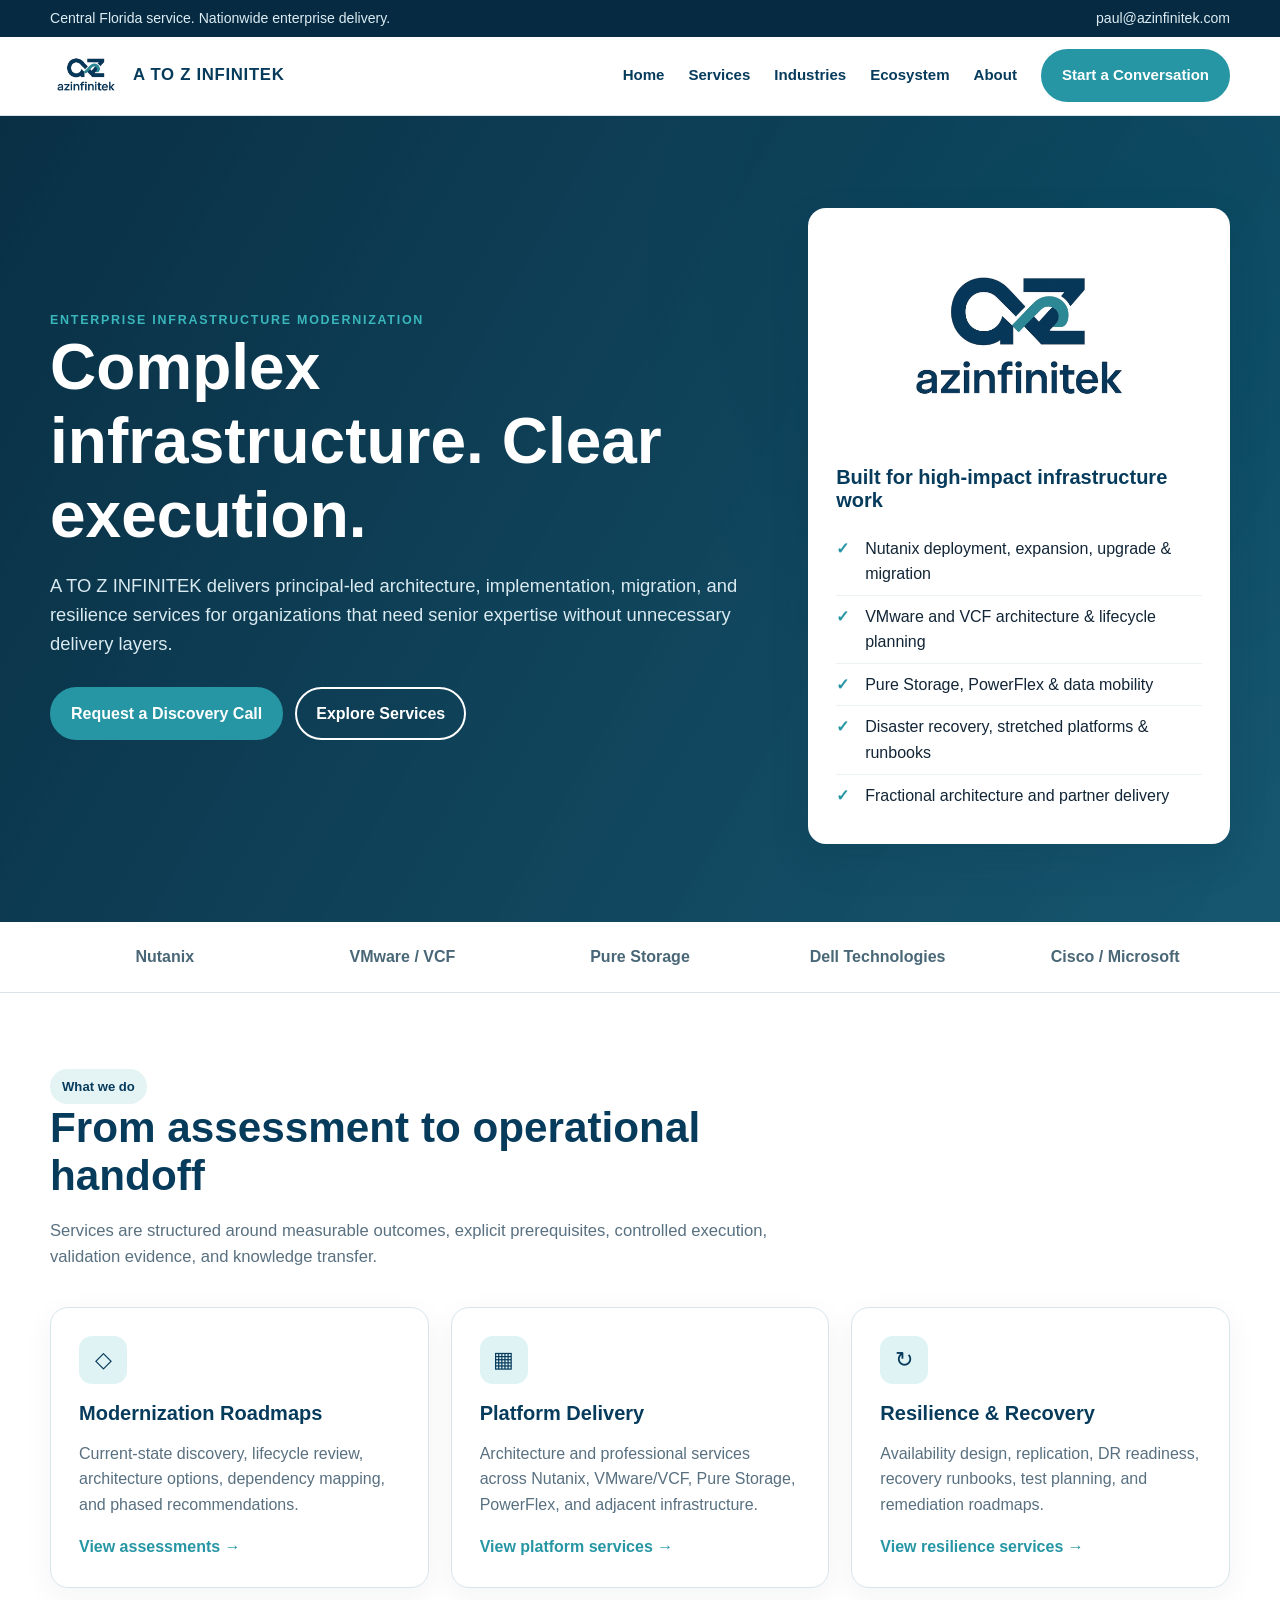
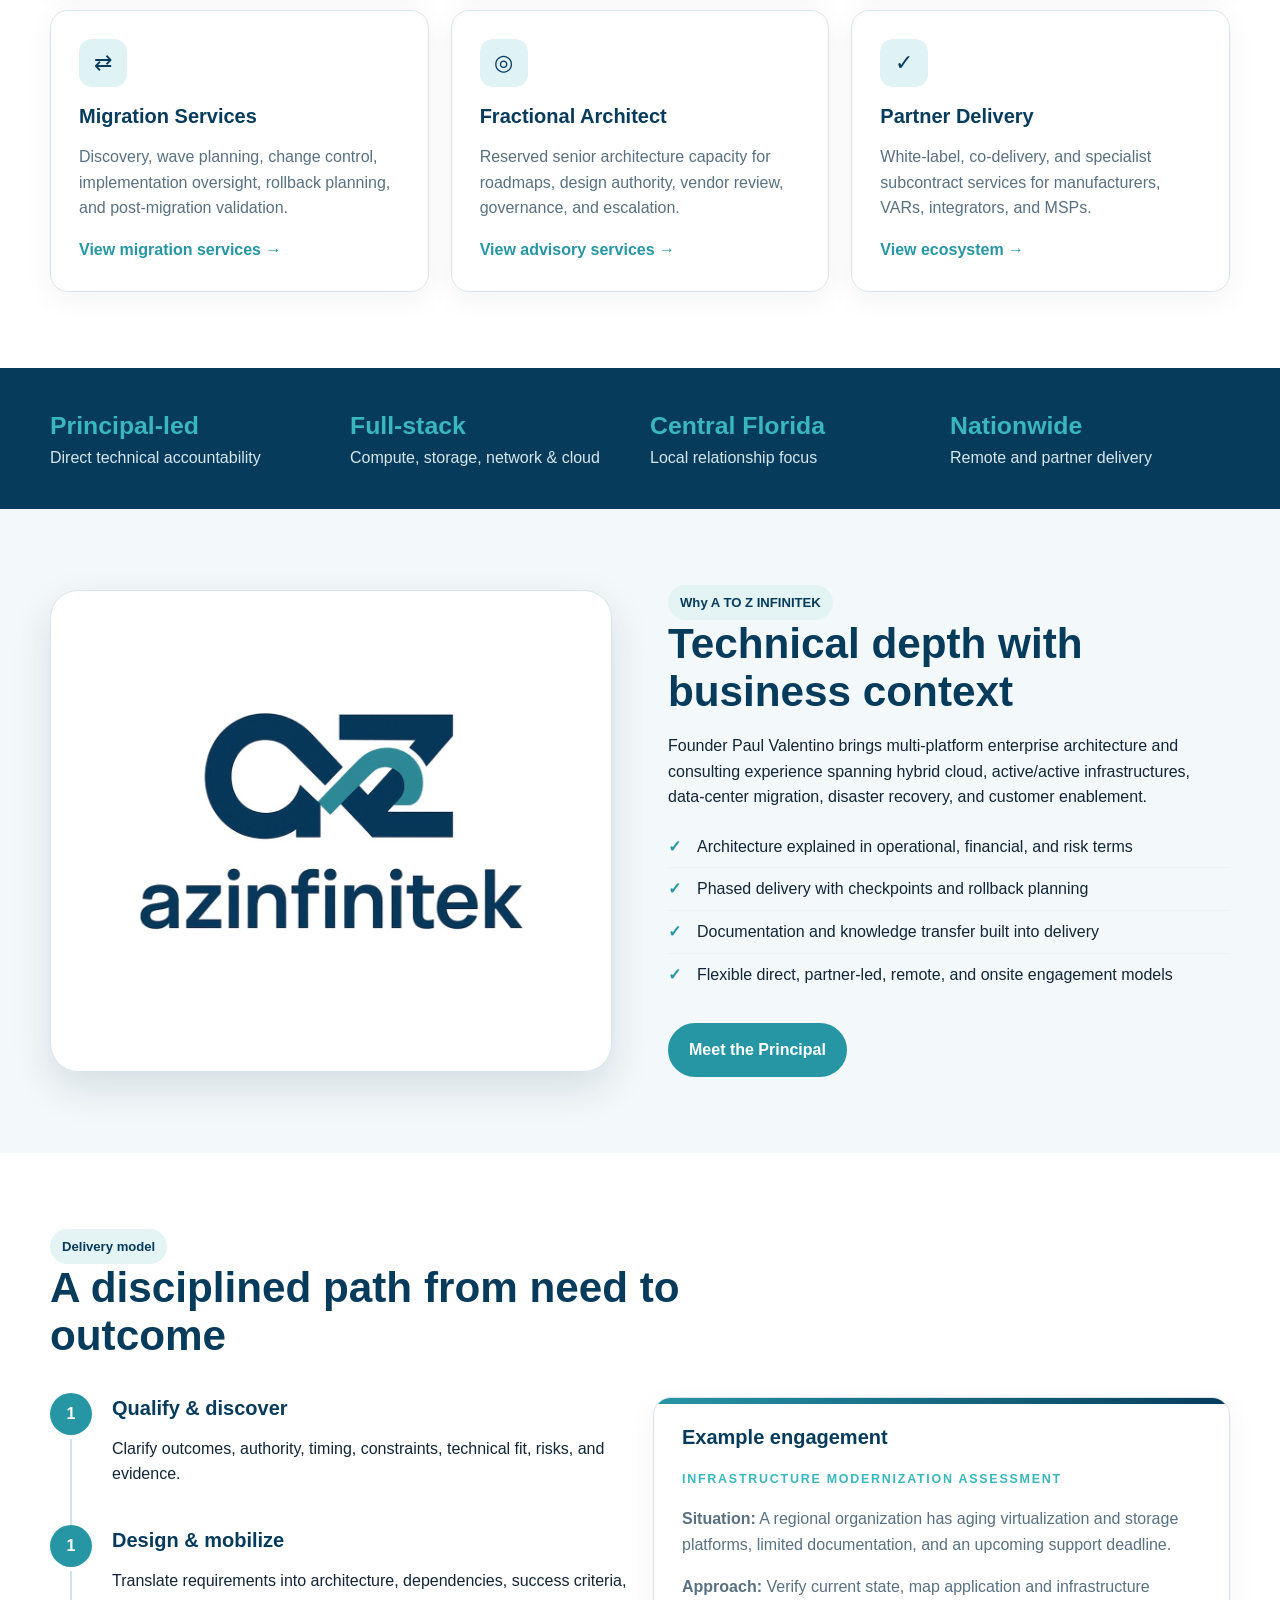
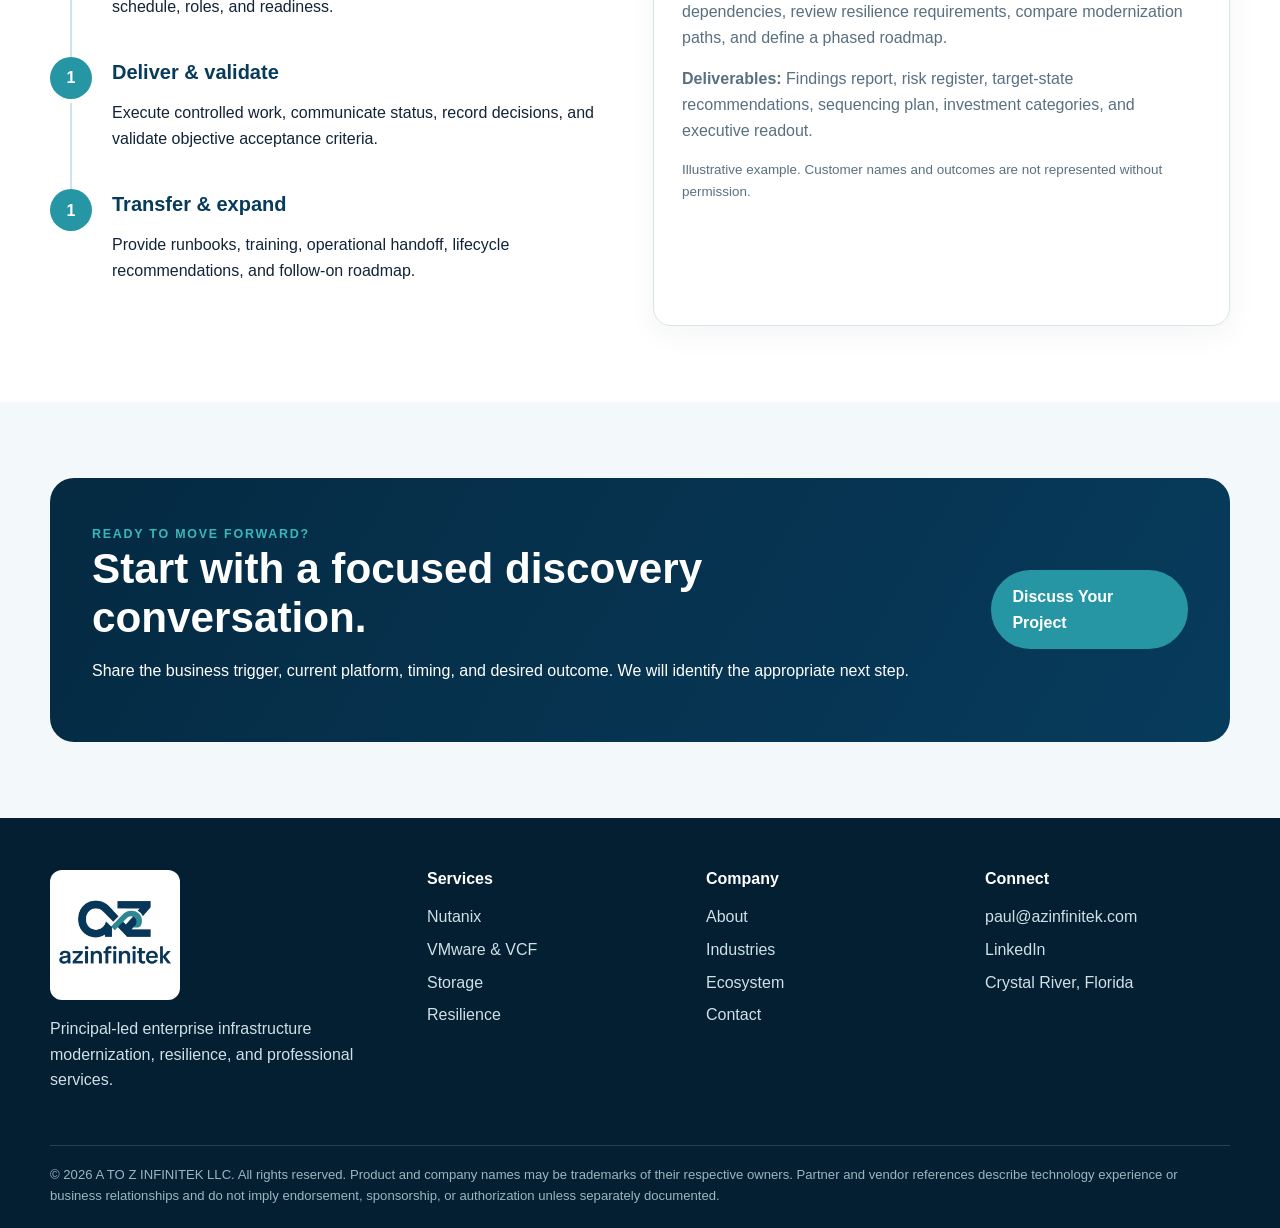
<file: index.html>
<!doctype html><html lang="en"><head><meta charset="utf-8"><meta name="viewport" content="width=device-width,initial-scale=1"><title>Enterprise Infrastructure Modernization | A TO Z INFINITEK</title><meta name="description" content="Principal-led Nutanix, VMware VCF, storage, migration, and resilience consulting in Central Florida and nationwide."><meta name="theme-color" content="#073b5c"><link rel="icon" href="assets/img/azinfinitek-logo.jpg"><link rel="stylesheet" href="assets/css/styles.css"></head><body><a class="skip" href="#main">Skip to content</a><div class="topbar"><div class="container"><span>Central Florida service. Nationwide enterprise delivery.</span><span><a style="color:inherit" href="mailto:paul@azinfinitek.com">paul@azinfinitek.com</a></span></div></div><header class="site-header"><div class="container nav-wrap"><a class="brand" href="index.html"><img src="assets/img/azinfinitek-logo.jpg" alt="A to Z Infinitek logo"><span>A TO Z INFINITEK</span></a><button class="menu-btn" aria-label="Open navigation" aria-expanded="false">☰</button><nav class="nav" aria-label="Primary"><a href="index.html">Home</a><a href="services.html">Services</a><a href="industries.html">Industries</a><a href="partners.html">Ecosystem</a><a href="about.html">About</a><a class="btn" href="contact.html">Start a Conversation</a></nav></div></header><main id="main"><section class="hero"><div class="container hero-grid"><div><div class="eyebrow">Enterprise infrastructure modernization</div><h1>Complex infrastructure. Clear execution.</h1><p>A TO Z INFINITEK delivers principal-led architecture, implementation, migration, and resilience services for organizations that need senior expertise without unnecessary delivery layers.</p><div class="actions"><a class="btn" href="contact.html">Request a Discovery Call</a><a class="btn secondary" href="services.html">Explore Services</a></div></div><aside class="hero-card"><img src="assets/img/azinfinitek-logo.jpg" alt="A to Z Infinitek logo"><h3>Built for high-impact infrastructure work</h3><ul class="checklist"><li>Nutanix deployment, expansion, upgrade & migration</li><li>VMware and VCF architecture & lifecycle planning</li><li>Pure Storage, PowerFlex & data mobility</li><li>Disaster recovery, stretched platforms & runbooks</li><li>Fractional architecture and partner delivery</li></ul></aside></div></section><div class="trust-strip"><div class="container trust"><span>Nutanix</span><span>VMware / VCF</span><span>Pure Storage</span><span>Dell Technologies</span><span>Cisco / Microsoft</span></div></div><section class="section"><div class="container"><div class="section-head"><span class="badge">What we do</span><h2>From assessment to operational handoff</h2><p>Services are structured around measurable outcomes, explicit prerequisites, controlled execution, validation evidence, and knowledge transfer.</p></div><div class="grid-3"><article class="card"><div class="icon">◇</div><h3>Modernization Roadmaps</h3><p>Current-state discovery, lifecycle review, architecture options, dependency mapping, and phased recommendations.</p><a class="link-arrow" href="services.html#assessments">View assessments →</a></article><article class="card"><div class="icon">▦</div><h3>Platform Delivery</h3><p>Architecture and professional services across Nutanix, VMware/VCF, Pure Storage, PowerFlex, and adjacent infrastructure.</p><a class="link-arrow" href="services.html">View platform services →</a></article><article class="card"><div class="icon">↻</div><h3>Resilience & Recovery</h3><p>Availability design, replication, DR readiness, recovery runbooks, test planning, and remediation roadmaps.</p><a class="link-arrow" href="services.html#resilience">View resilience services →</a></article><article class="card"><div class="icon">⇄</div><h3>Migration Services</h3><p>Discovery, wave planning, change control, implementation oversight, rollback planning, and post-migration validation.</p><a class="link-arrow" href="services.html#migration">View migration services →</a></article><article class="card"><div class="icon">◎</div><h3>Fractional Architect</h3><p>Reserved senior architecture capacity for roadmaps, design authority, vendor review, governance, and escalation.</p><a class="link-arrow" href="services.html#fractional">View advisory services →</a></article><article class="card"><div class="icon">✓</div><h3>Partner Delivery</h3><p>White-label, co-delivery, and specialist subcontract services for manufacturers, VARs, integrators, and MSPs.</p><a class="link-arrow" href="partners.html">View ecosystem →</a></article></div></div></section><section class="statband"><div class="container stats"><div class="stat"><strong>Principal-led</strong><span>Direct technical accountability</span></div><div class="stat"><strong>Full-stack</strong><span>Compute, storage, network & cloud</span></div><div class="stat"><strong>Central Florida</strong><span>Local relationship focus</span></div><div class="stat"><strong>Nationwide</strong><span>Remote and partner delivery</span></div></div></section><section class="section alt"><div class="container split"><div class="logo-panel"><img src="assets/img/azinfinitek-logo.jpg" alt="A to Z Infinitek logo"></div><div><span class="badge">Why A TO Z INFINITEK</span><h2>Technical depth with business context</h2><p>Founder Paul Valentino brings multi-platform enterprise architecture and consulting experience spanning hybrid cloud, active/active infrastructures, data-center migration, disaster recovery, and customer enablement.</p><ul class="checklist"><li>Architecture explained in operational, financial, and risk terms</li><li>Phased delivery with checkpoints and rollback planning</li><li>Documentation and knowledge transfer built into delivery</li><li>Flexible direct, partner-led, remote, and onsite engagement models</li></ul><div class="actions"><a class="btn" href="about.html">Meet the Principal</a></div></div></div></section><section class="section"><div class="container"><div class="section-head"><span class="badge">Delivery model</span><h2>A disciplined path from need to outcome</h2></div><div class="grid-2"><div><div class="step"><h3>Qualify & discover</h3><p>Clarify outcomes, authority, timing, constraints, technical fit, risks, and evidence.</p></div><div class="step"><h3>Design & mobilize</h3><p>Translate requirements into architecture, dependencies, success criteria, schedule, roles, and readiness.</p></div><div class="step"><h3>Deliver & validate</h3><p>Execute controlled work, communicate status, record decisions, and validate objective acceptance criteria.</p></div><div class="step"><h3>Transfer & expand</h3><p>Provide runbooks, training, operational handoff, lifecycle recommendations, and follow-on roadmap.</p></div></div><div class="card case"><h3>Example engagement</h3><span class="eyebrow">Infrastructure modernization assessment</span><p><strong>Situation:</strong> A regional organization has aging virtualization and storage platforms, limited documentation, and an upcoming support deadline.</p><p><strong>Approach:</strong> Verify current state, map application and infrastructure dependencies, review resilience requirements, compare modernization paths, and define a phased roadmap.</p><p><strong>Deliverables:</strong> Findings report, risk register, target-state recommendations, sequencing plan, investment categories, and executive readout.</p><p class="small">Illustrative example. Customer names and outcomes are not represented without permission.</p></div></div></div></section><section class="section alt"><div class="container banner"><div><span class="eyebrow">Ready to move forward?</span><h2>Start with a focused discovery conversation.</h2><p>Share the business trigger, current platform, timing, and desired outcome. We will identify the appropriate next step.</p></div><a class="btn" href="contact.html">Discuss Your Project</a></div></section></main><footer><div class="container"><div class="footer-grid"><div><img class="footer-logo" src="assets/img/azinfinitek-logo.jpg" alt="A to Z Infinitek logo"><p>Principal-led enterprise infrastructure modernization, resilience, and professional services.</p></div><div><h3>Services</h3><a href="services.html#nutanix">Nutanix</a><a href="services.html#vmware">VMware & VCF</a><a href="services.html#storage">Storage</a><a href="services.html#resilience">Resilience</a></div><div><h3>Company</h3><a href="about.html">About</a><a href="industries.html">Industries</a><a href="partners.html">Ecosystem</a><a href="contact.html">Contact</a></div><div><h3>Connect</h3><a href="mailto:paul@azinfinitek.com">paul@azinfinitek.com</a><a href="https://www.linkedin.com/in/sysxperts/">LinkedIn</a><span>Crystal River, Florida</span></div></div><div class="legal">© 2026 A TO Z INFINITEK LLC. All rights reserved. Product and company names may be trademarks of their respective owners. Partner and vendor references describe technology experience or business relationships and do not imply endorsement, sponsorship, or authorization unless separately documented.</div></div></footer><script src="assets/js/site.js"></script></body></html>
</file>
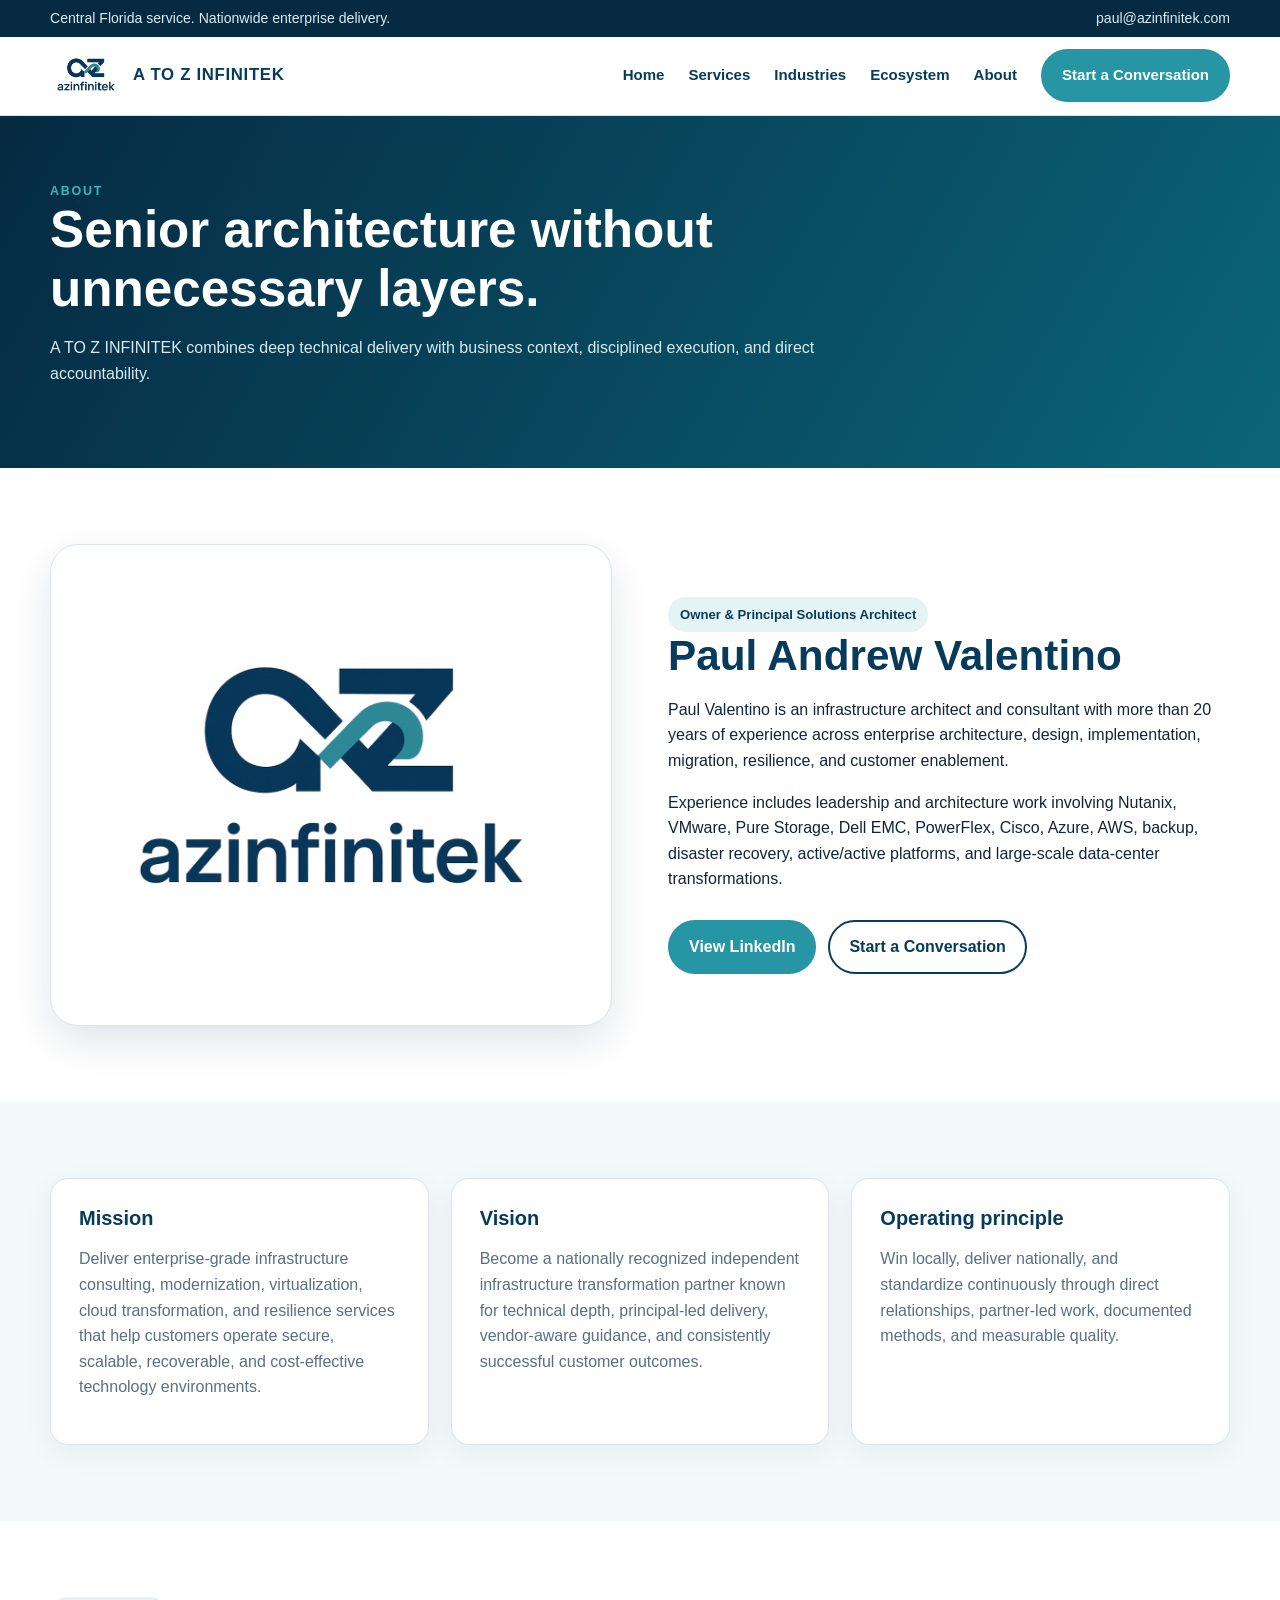
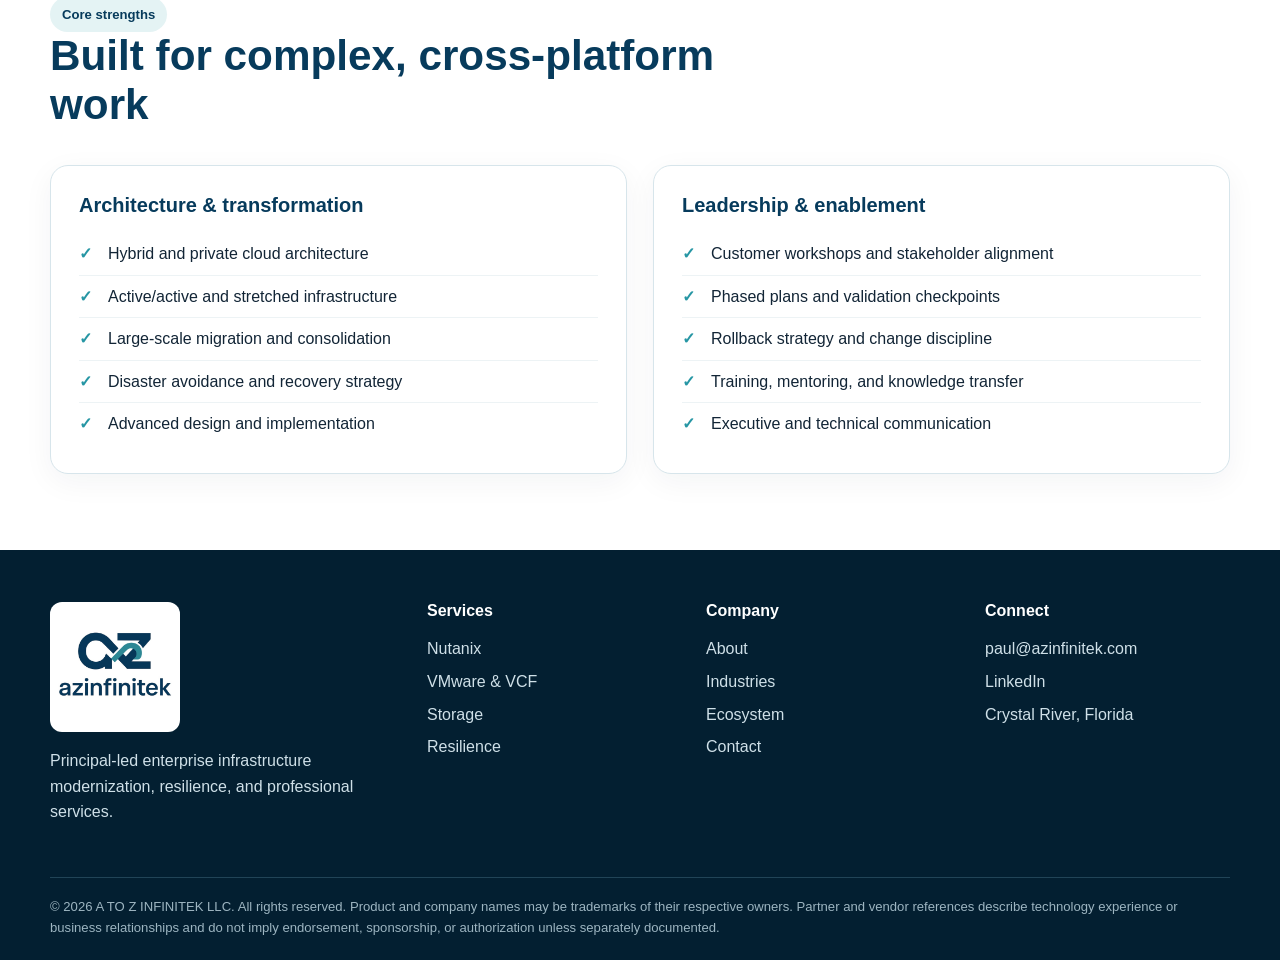
<file: about.html>
<!doctype html><html lang="en"><head><meta charset="utf-8"><meta name="viewport" content="width=device-width,initial-scale=1"><title>About | A TO Z INFINITEK</title><meta name="description" content="Meet Paul Valentino and A TO Z INFINITEK, a principal-led enterprise infrastructure consulting business."><meta name="theme-color" content="#073b5c"><link rel="icon" href="assets/img/azinfinitek-logo.jpg"><link rel="stylesheet" href="assets/css/styles.css"></head><body><a class="skip" href="#main">Skip to content</a><div class="topbar"><div class="container"><span>Central Florida service. Nationwide enterprise delivery.</span><span><a style="color:inherit" href="mailto:paul@azinfinitek.com">paul@azinfinitek.com</a></span></div></div><header class="site-header"><div class="container nav-wrap"><a class="brand" href="index.html"><img src="assets/img/azinfinitek-logo.jpg" alt="A to Z Infinitek logo"><span>A TO Z INFINITEK</span></a><button class="menu-btn" aria-label="Open navigation" aria-expanded="false">☰</button><nav class="nav" aria-label="Primary"><a href="index.html">Home</a><a href="services.html">Services</a><a href="industries.html">Industries</a><a href="partners.html">Ecosystem</a><a href="about.html">About</a><a class="btn" href="contact.html">Start a Conversation</a></nav></div></header><main id="main"><section class="page-hero"><div class="container"><div class="eyebrow">About</div><h1>Senior architecture without unnecessary layers.</h1><p>A TO Z INFINITEK combines deep technical delivery with business context, disciplined execution, and direct accountability.</p></div></section><section class="section"><div class="container split"><div class="logo-panel"><img src="assets/img/azinfinitek-logo.jpg" alt="A to Z Infinitek logo"></div><div><span class="badge">Owner & Principal Solutions Architect</span><h2>Paul Andrew Valentino</h2><p>Paul Valentino is an infrastructure architect and consultant with more than 20 years of experience across enterprise architecture, design, implementation, migration, resilience, and customer enablement.</p><p>Experience includes leadership and architecture work involving Nutanix, VMware, Pure Storage, Dell EMC, PowerFlex, Cisco, Azure, AWS, backup, disaster recovery, active/active platforms, and large-scale data-center transformations.</p><div class="actions"><a class="btn" href="https://www.linkedin.com/in/sysxperts/">View LinkedIn</a><a class="btn secondary" href="contact.html">Start a Conversation</a></div></div></div></section><section class="section alt"><div class="container"><div class="grid-3"><article class="card"><h3>Mission</h3><p>Deliver enterprise-grade infrastructure consulting, modernization, virtualization, cloud transformation, and resilience services that help customers operate secure, scalable, recoverable, and cost-effective technology environments.</p></article><article class="card"><h3>Vision</h3><p>Become a nationally recognized independent infrastructure transformation partner known for technical depth, principal-led delivery, vendor-aware guidance, and consistently successful customer outcomes.</p></article><article class="card"><h3>Operating principle</h3><p>Win locally, deliver nationally, and standardize continuously through direct relationships, partner-led work, documented methods, and measurable quality.</p></article></div></div></section><section class="section"><div class="container"><div class="section-head"><span class="badge">Core strengths</span><h2>Built for complex, cross-platform work</h2></div><div class="grid-2"><div class="card"><h3>Architecture & transformation</h3><ul class="checklist"><li>Hybrid and private cloud architecture</li><li>Active/active and stretched infrastructure</li><li>Large-scale migration and consolidation</li><li>Disaster avoidance and recovery strategy</li><li>Advanced design and implementation</li></ul></div><div class="card"><h3>Leadership & enablement</h3><ul class="checklist"><li>Customer workshops and stakeholder alignment</li><li>Phased plans and validation checkpoints</li><li>Rollback strategy and change discipline</li><li>Training, mentoring, and knowledge transfer</li><li>Executive and technical communication</li></ul></div></div></div></section></main><footer><div class="container"><div class="footer-grid"><div><img class="footer-logo" src="assets/img/azinfinitek-logo.jpg" alt="A to Z Infinitek logo"><p>Principal-led enterprise infrastructure modernization, resilience, and professional services.</p></div><div><h3>Services</h3><a href="services.html#nutanix">Nutanix</a><a href="services.html#vmware">VMware & VCF</a><a href="services.html#storage">Storage</a><a href="services.html#resilience">Resilience</a></div><div><h3>Company</h3><a href="about.html">About</a><a href="industries.html">Industries</a><a href="partners.html">Ecosystem</a><a href="contact.html">Contact</a></div><div><h3>Connect</h3><a href="mailto:paul@azinfinitek.com">paul@azinfinitek.com</a><a href="https://www.linkedin.com/in/sysxperts/">LinkedIn</a><span>Crystal River, Florida</span></div></div><div class="legal">© 2026 A TO Z INFINITEK LLC. All rights reserved. Product and company names may be trademarks of their respective owners. Partner and vendor references describe technology experience or business relationships and do not imply endorsement, sponsorship, or authorization unless separately documented.</div></div></footer><script src="assets/js/site.js"></script></body></html>
</file>
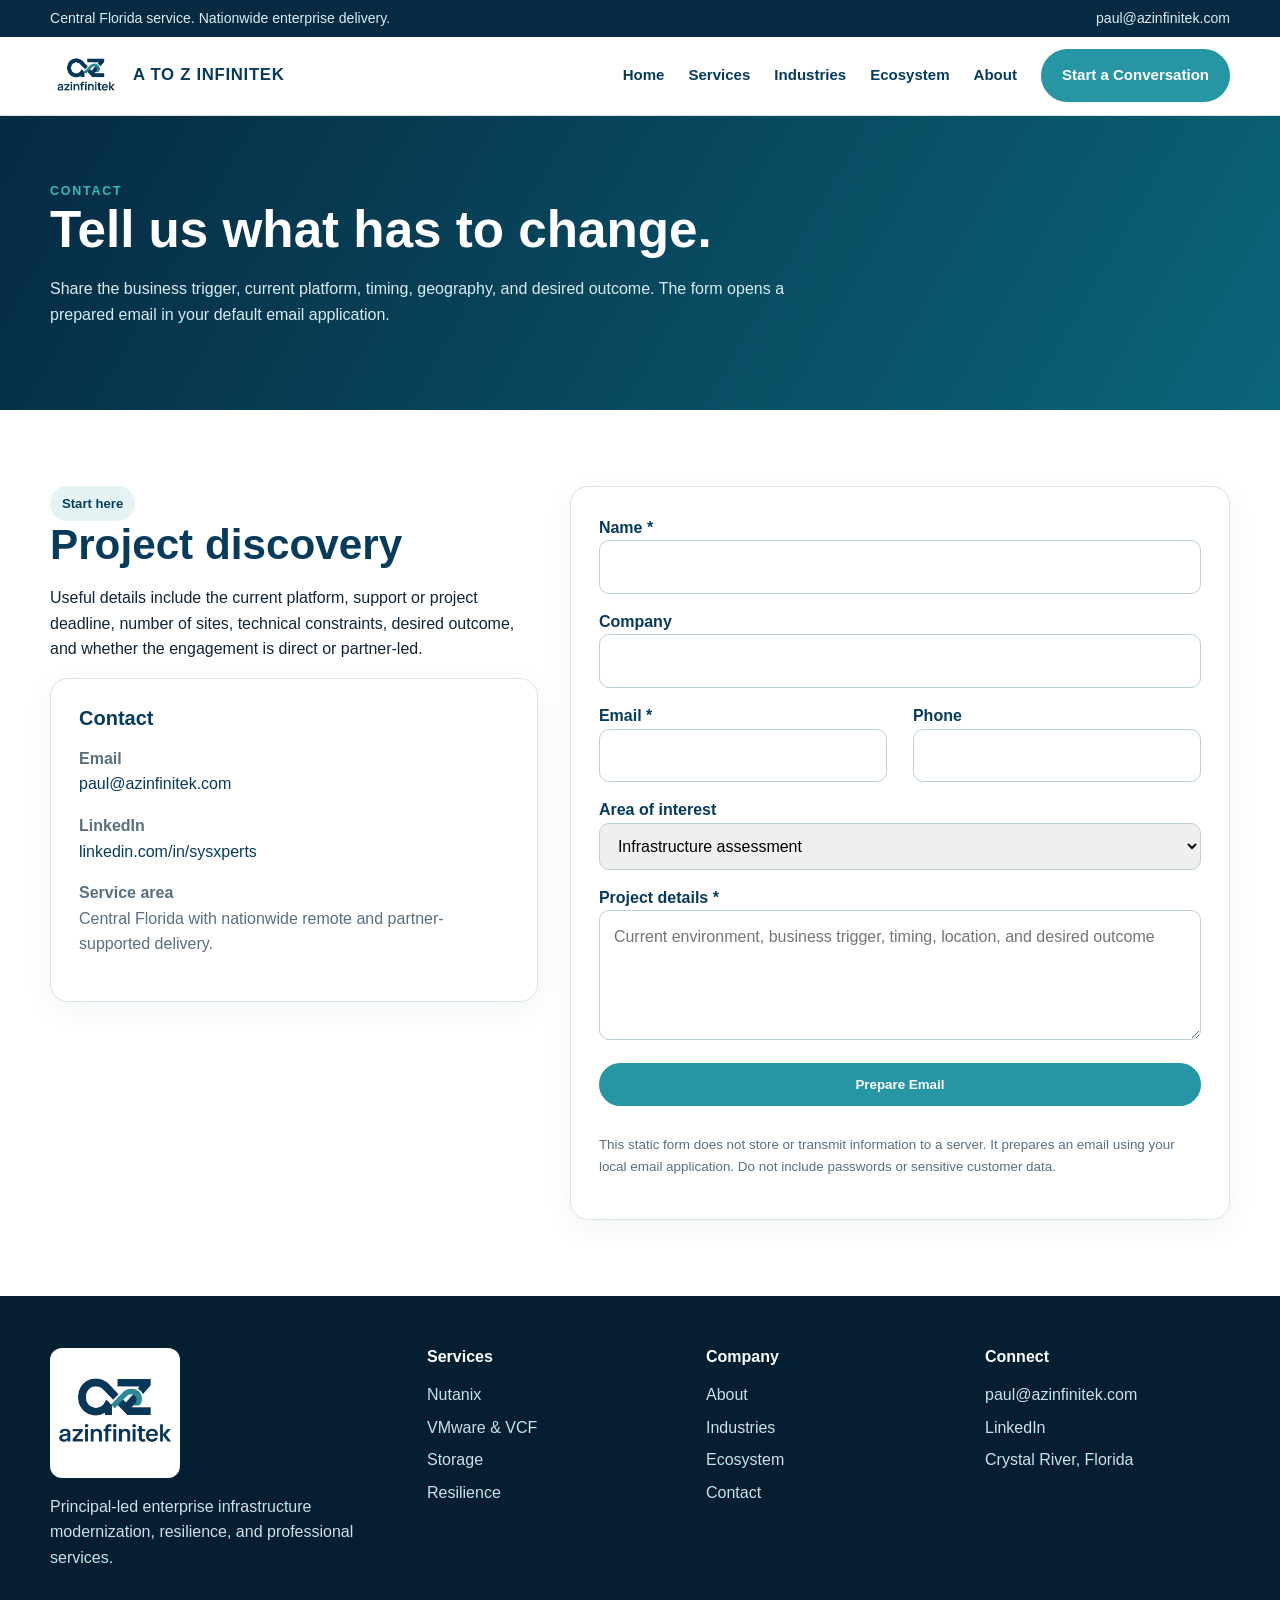
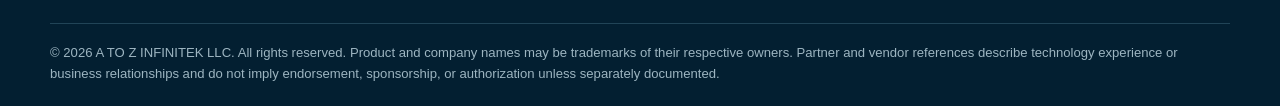
<file: contact.html>
<!doctype html><html lang="en"><head><meta charset="utf-8"><meta name="viewport" content="width=device-width,initial-scale=1"><title>Contact | A TO Z INFINITEK</title><meta name="description" content="Contact A TO Z INFINITEK to discuss infrastructure modernization, Nutanix, VMware VCF, migration, storage, or resilience services."><meta name="theme-color" content="#073b5c"><link rel="icon" href="assets/img/azinfinitek-logo.jpg"><link rel="stylesheet" href="assets/css/styles.css"></head><body><a class="skip" href="#main">Skip to content</a><div class="topbar"><div class="container"><span>Central Florida service. Nationwide enterprise delivery.</span><span><a style="color:inherit" href="mailto:paul@azinfinitek.com">paul@azinfinitek.com</a></span></div></div><header class="site-header"><div class="container nav-wrap"><a class="brand" href="index.html"><img src="assets/img/azinfinitek-logo.jpg" alt="A to Z Infinitek logo"><span>A TO Z INFINITEK</span></a><button class="menu-btn" aria-label="Open navigation" aria-expanded="false">☰</button><nav class="nav" aria-label="Primary"><a href="index.html">Home</a><a href="services.html">Services</a><a href="industries.html">Industries</a><a href="partners.html">Ecosystem</a><a href="about.html">About</a><a class="btn" href="contact.html">Start a Conversation</a></nav></div></header><main id="main"><section class="page-hero"><div class="container"><div class="eyebrow">Contact</div><h1>Tell us what has to change.</h1><p>Share the business trigger, current platform, timing, geography, and desired outcome. The form opens a prepared email in your default email application.</p></div></section><section class="section"><div class="container contact-grid"><div><span class="badge">Start here</span><h2>Project discovery</h2><p>Useful details include the current platform, support or project deadline, number of sites, technical constraints, desired outcome, and whether the engagement is direct or partner-led.</p><div class="card"><h3>Contact</h3><p><strong>Email</strong><br><a href="mailto:paul@azinfinitek.com">paul@azinfinitek.com</a></p><p><strong>LinkedIn</strong><br><a href="https://www.linkedin.com/in/sysxperts/">linkedin.com/in/sysxperts</a></p><p><strong>Service area</strong><br>Central Florida with nationwide remote and partner-supported delivery.</p></div></div><div class="card"><form id="contact-form" class="form"><div><label for="name">Name *</label><input id="name" name="name" required></div><div><label for="company">Company</label><input id="company" name="company"></div><div class="grid-2"><div><label for="email">Email *</label><input type="email" id="email" name="email" required></div><div><label for="phone">Phone</label><input id="phone" name="phone"></div></div><div><label for="service">Area of interest</label><select id="service" name="service"><option>Infrastructure assessment</option><option>Nutanix services</option><option>VMware / VCF</option><option>Storage / PowerFlex / Pure Storage</option><option>Migration</option><option>Disaster recovery / resilience</option><option>Fractional architecture</option><option>Partner / subcontract delivery</option><option>Other</option></select></div><div><label for="message">Project details *</label><textarea id="message" name="message" required placeholder="Current environment, business trigger, timing, location, and desired outcome"></textarea></div><button class="btn" type="submit">Prepare Email</button><p class="small">This static form does not store or transmit information to a server. It prepares an email using your local email application. Do not include passwords or sensitive customer data.</p></form></div></div></section></main><footer><div class="container"><div class="footer-grid"><div><img class="footer-logo" src="assets/img/azinfinitek-logo.jpg" alt="A to Z Infinitek logo"><p>Principal-led enterprise infrastructure modernization, resilience, and professional services.</p></div><div><h3>Services</h3><a href="services.html#nutanix">Nutanix</a><a href="services.html#vmware">VMware & VCF</a><a href="services.html#storage">Storage</a><a href="services.html#resilience">Resilience</a></div><div><h3>Company</h3><a href="about.html">About</a><a href="industries.html">Industries</a><a href="partners.html">Ecosystem</a><a href="contact.html">Contact</a></div><div><h3>Connect</h3><a href="mailto:paul@azinfinitek.com">paul@azinfinitek.com</a><a href="https://www.linkedin.com/in/sysxperts/">LinkedIn</a><span>Crystal River, Florida</span></div></div><div class="legal">© 2026 A TO Z INFINITEK LLC. All rights reserved. Product and company names may be trademarks of their respective owners. Partner and vendor references describe technology experience or business relationships and do not imply endorsement, sponsorship, or authorization unless separately documented.</div></div></footer><script src="assets/js/site.js"></script></body></html>
</file>
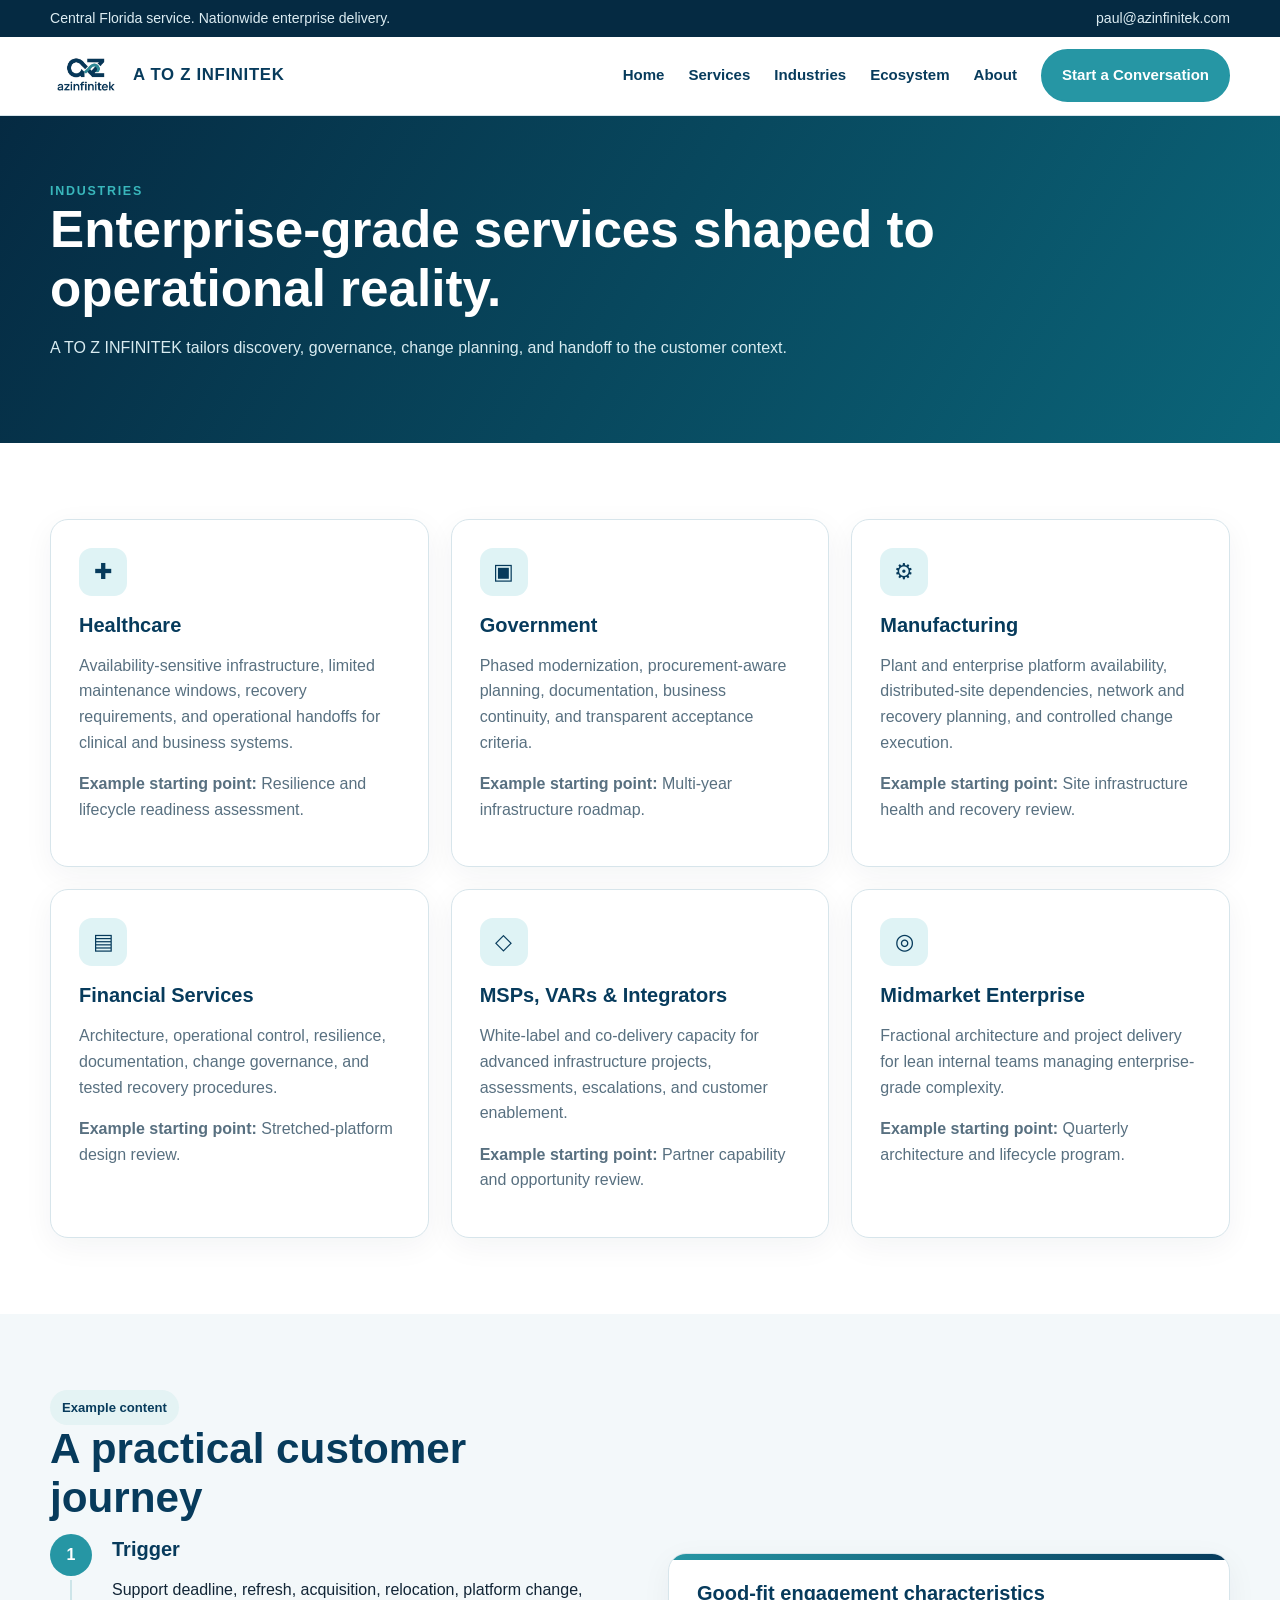
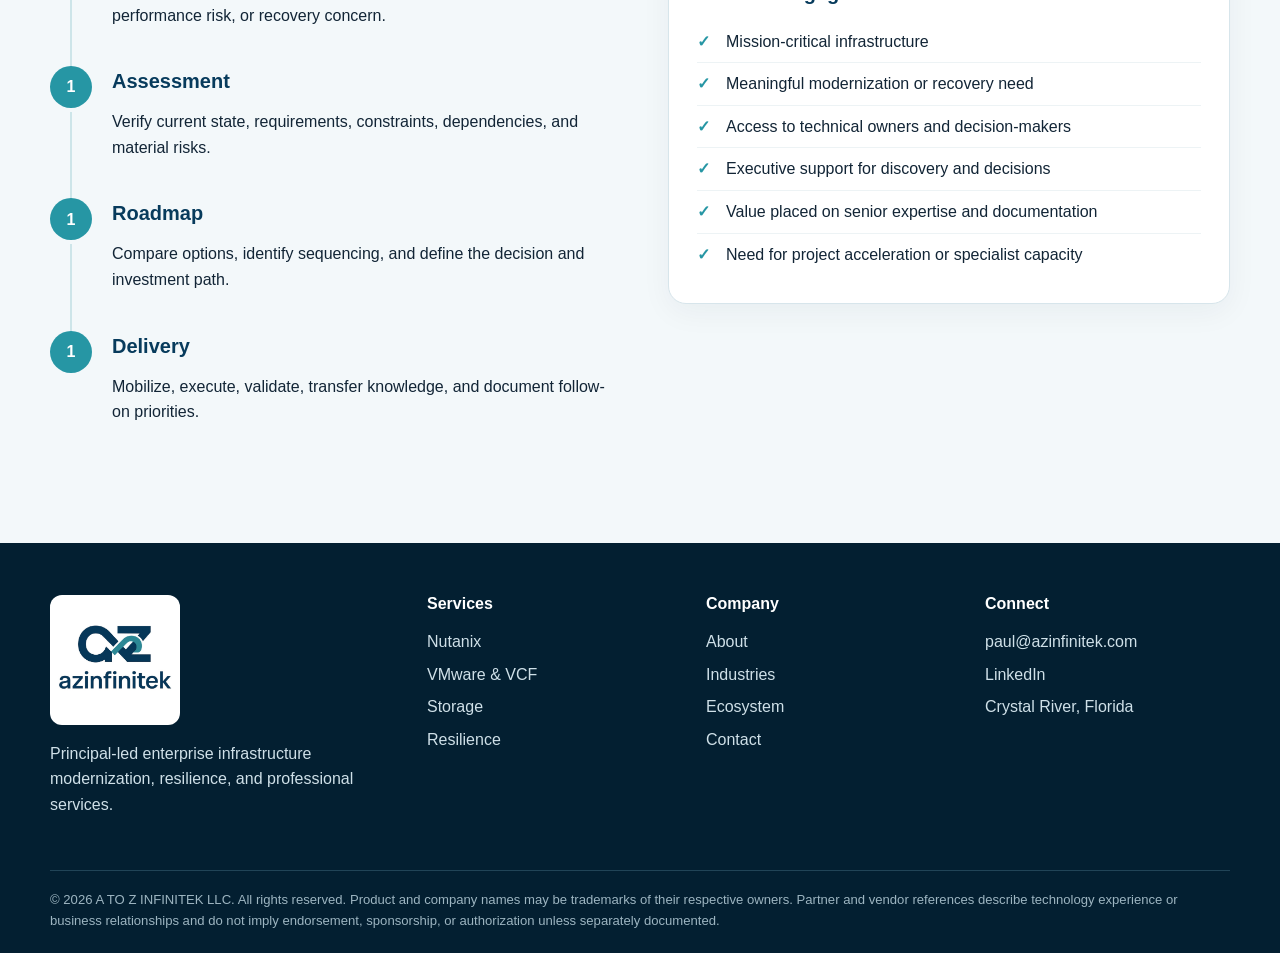
<file: industries.html>
<!doctype html><html lang="en"><head><meta charset="utf-8"><meta name="viewport" content="width=device-width,initial-scale=1"><title>Industries | A TO Z INFINITEK</title><meta name="description" content="Infrastructure consulting for healthcare, government, manufacturing, financial services, MSPs, VARs, and midmarket enterprises."><meta name="theme-color" content="#073b5c"><link rel="icon" href="assets/img/azinfinitek-logo.jpg"><link rel="stylesheet" href="assets/css/styles.css"></head><body><a class="skip" href="#main">Skip to content</a><div class="topbar"><div class="container"><span>Central Florida service. Nationwide enterprise delivery.</span><span><a style="color:inherit" href="mailto:paul@azinfinitek.com">paul@azinfinitek.com</a></span></div></div><header class="site-header"><div class="container nav-wrap"><a class="brand" href="index.html"><img src="assets/img/azinfinitek-logo.jpg" alt="A to Z Infinitek logo"><span>A TO Z INFINITEK</span></a><button class="menu-btn" aria-label="Open navigation" aria-expanded="false">☰</button><nav class="nav" aria-label="Primary"><a href="index.html">Home</a><a href="services.html">Services</a><a href="industries.html">Industries</a><a href="partners.html">Ecosystem</a><a href="about.html">About</a><a class="btn" href="contact.html">Start a Conversation</a></nav></div></header><main id="main"><section class="page-hero"><div class="container"><div class="eyebrow">Industries</div><h1>Enterprise-grade services shaped to operational reality.</h1><p>A TO Z INFINITEK tailors discovery, governance, change planning, and handoff to the customer context.</p></div></section><section class="section"><div class="container"><div class="grid-3"><article class="card"><div class="icon">✚</div><h3>Healthcare</h3><p>Availability-sensitive infrastructure, limited maintenance windows, recovery requirements, and operational handoffs for clinical and business systems.</p><p><strong>Example starting point:</strong> Resilience and lifecycle readiness assessment.</p></article><article class="card"><div class="icon">▣</div><h3>Government</h3><p>Phased modernization, procurement-aware planning, documentation, business continuity, and transparent acceptance criteria.</p><p><strong>Example starting point:</strong> Multi-year infrastructure roadmap.</p></article><article class="card"><div class="icon">⚙</div><h3>Manufacturing</h3><p>Plant and enterprise platform availability, distributed-site dependencies, network and recovery planning, and controlled change execution.</p><p><strong>Example starting point:</strong> Site infrastructure health and recovery review.</p></article><article class="card"><div class="icon">▤</div><h3>Financial Services</h3><p>Architecture, operational control, resilience, documentation, change governance, and tested recovery procedures.</p><p><strong>Example starting point:</strong> Stretched-platform design review.</p></article><article class="card"><div class="icon">◇</div><h3>MSPs, VARs & Integrators</h3><p>White-label and co-delivery capacity for advanced infrastructure projects, assessments, escalations, and customer enablement.</p><p><strong>Example starting point:</strong> Partner capability and opportunity review.</p></article><article class="card"><div class="icon">◎</div><h3>Midmarket Enterprise</h3><p>Fractional architecture and project delivery for lean internal teams managing enterprise-grade complexity.</p><p><strong>Example starting point:</strong> Quarterly architecture and lifecycle program.</p></article></div></div></section><section class="section alt"><div class="container split"><div><span class="badge">Example content</span><h2>A practical customer journey</h2><div class="step"><h3>Trigger</h3><p>Support deadline, refresh, acquisition, relocation, platform change, performance risk, or recovery concern.</p></div><div class="step"><h3>Assessment</h3><p>Verify current state, requirements, constraints, dependencies, and material risks.</p></div><div class="step"><h3>Roadmap</h3><p>Compare options, identify sequencing, and define the decision and investment path.</p></div><div class="step"><h3>Delivery</h3><p>Mobilize, execute, validate, transfer knowledge, and document follow-on priorities.</p></div></div><div class="card case"><h3>Good-fit engagement characteristics</h3><ul class="checklist"><li>Mission-critical infrastructure</li><li>Meaningful modernization or recovery need</li><li>Access to technical owners and decision-makers</li><li>Executive support for discovery and decisions</li><li>Value placed on senior expertise and documentation</li><li>Need for project acceleration or specialist capacity</li></ul></div></div></section></main><footer><div class="container"><div class="footer-grid"><div><img class="footer-logo" src="assets/img/azinfinitek-logo.jpg" alt="A to Z Infinitek logo"><p>Principal-led enterprise infrastructure modernization, resilience, and professional services.</p></div><div><h3>Services</h3><a href="services.html#nutanix">Nutanix</a><a href="services.html#vmware">VMware & VCF</a><a href="services.html#storage">Storage</a><a href="services.html#resilience">Resilience</a></div><div><h3>Company</h3><a href="about.html">About</a><a href="industries.html">Industries</a><a href="partners.html">Ecosystem</a><a href="contact.html">Contact</a></div><div><h3>Connect</h3><a href="mailto:paul@azinfinitek.com">paul@azinfinitek.com</a><a href="https://www.linkedin.com/in/sysxperts/">LinkedIn</a><span>Crystal River, Florida</span></div></div><div class="legal">© 2026 A TO Z INFINITEK LLC. All rights reserved. Product and company names may be trademarks of their respective owners. Partner and vendor references describe technology experience or business relationships and do not imply endorsement, sponsorship, or authorization unless separately documented.</div></div></footer><script src="assets/js/site.js"></script></body></html>
</file>
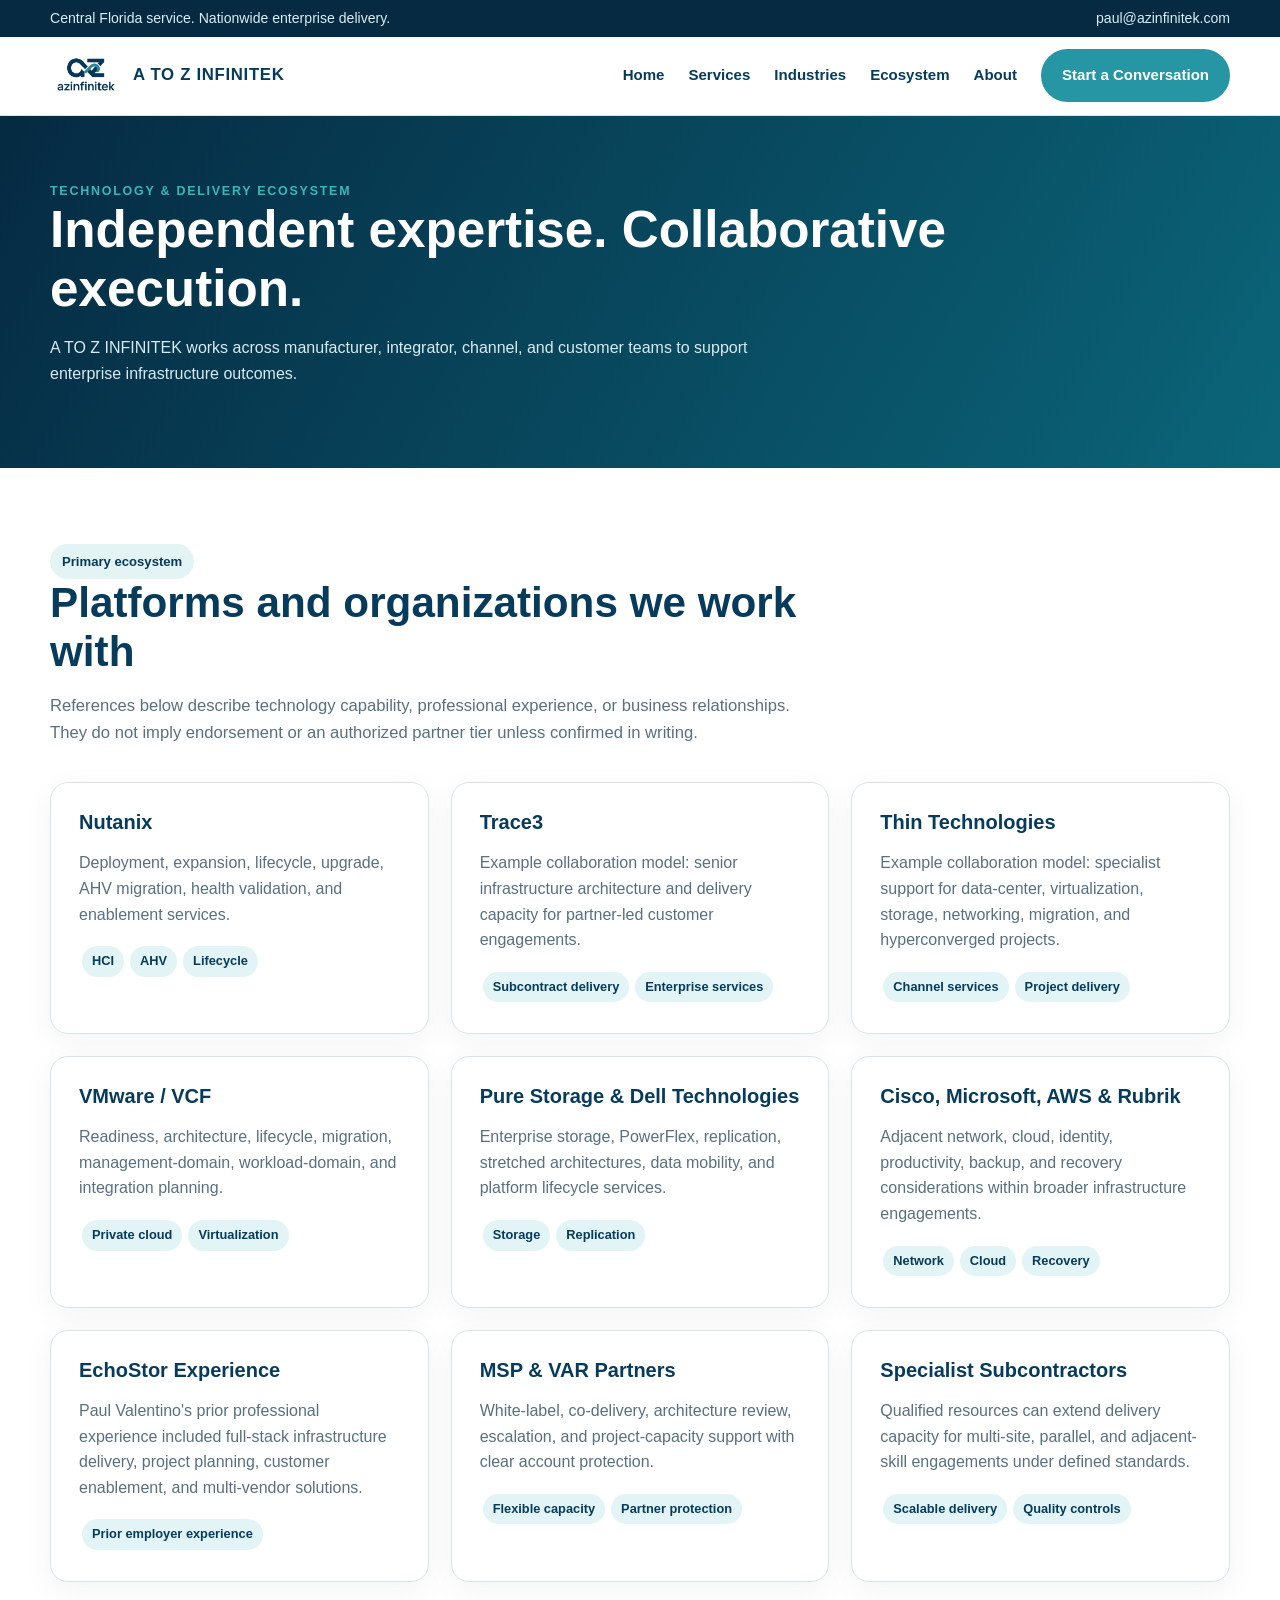
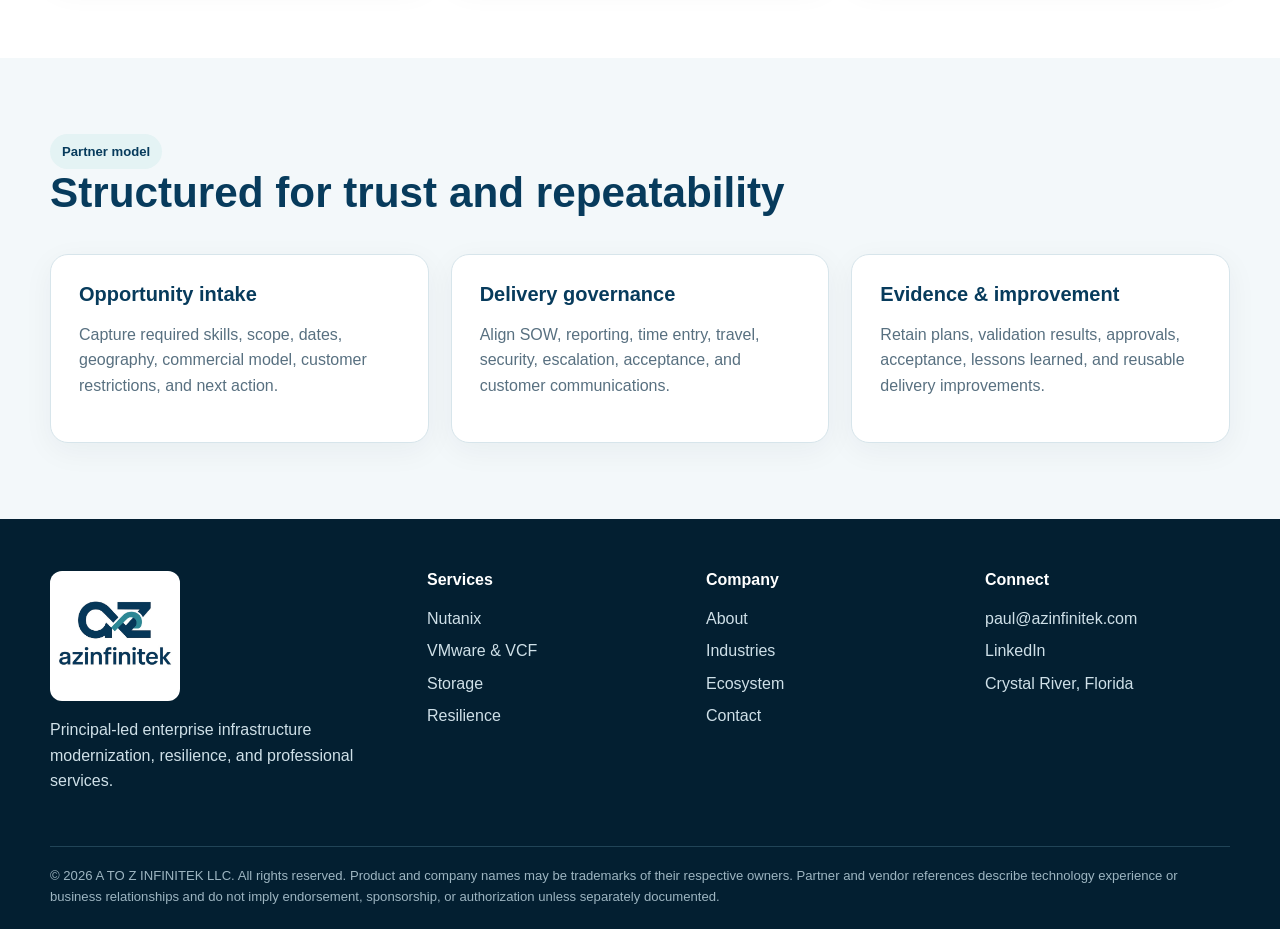
<file: partners.html>
<!doctype html><html lang="en"><head><meta charset="utf-8"><meta name="viewport" content="width=device-width,initial-scale=1"><title>Technology and Delivery Ecosystem | A TO Z INFINITEK</title><meta name="description" content="Nutanix, Trace3, Thin Technologies, VMware, Pure Storage, Dell Technologies, Cisco, Microsoft, AWS, Rubrik, and partner delivery."><meta name="theme-color" content="#073b5c"><link rel="icon" href="assets/img/azinfinitek-logo.jpg"><link rel="stylesheet" href="assets/css/styles.css"></head><body><a class="skip" href="#main">Skip to content</a><div class="topbar"><div class="container"><span>Central Florida service. Nationwide enterprise delivery.</span><span><a style="color:inherit" href="mailto:paul@azinfinitek.com">paul@azinfinitek.com</a></span></div></div><header class="site-header"><div class="container nav-wrap"><a class="brand" href="index.html"><img src="assets/img/azinfinitek-logo.jpg" alt="A to Z Infinitek logo"><span>A TO Z INFINITEK</span></a><button class="menu-btn" aria-label="Open navigation" aria-expanded="false">☰</button><nav class="nav" aria-label="Primary"><a href="index.html">Home</a><a href="services.html">Services</a><a href="industries.html">Industries</a><a href="partners.html">Ecosystem</a><a href="about.html">About</a><a class="btn" href="contact.html">Start a Conversation</a></nav></div></header><main id="main"><section class="page-hero"><div class="container"><div class="eyebrow">Technology & delivery ecosystem</div><h1>Independent expertise. Collaborative execution.</h1><p>A TO Z INFINITEK works across manufacturer, integrator, channel, and customer teams to support enterprise infrastructure outcomes.</p></div></section><section class="section"><div class="container"><div class="section-head"><span class="badge">Primary ecosystem</span><h2>Platforms and organizations we work with</h2><p>References below describe technology capability, professional experience, or business relationships. They do not imply endorsement or an authorized partner tier unless confirmed in writing.</p></div><div class="grid-3 partner-grid"><article class="card"><h3>Nutanix</h3><p>Deployment, expansion, lifecycle, upgrade, AHV migration, health validation, and enablement services.</p><div><span class="pill">HCI</span><span class="pill">AHV</span><span class="pill">Lifecycle</span></div></article><article class="card"><h3>Trace3</h3><p>Example collaboration model: senior infrastructure architecture and delivery capacity for partner-led customer engagements.</p><div><span class="pill">Subcontract delivery</span><span class="pill">Enterprise services</span></div></article><article class="card"><h3>Thin Technologies</h3><p>Example collaboration model: specialist support for data-center, virtualization, storage, networking, migration, and hyperconverged projects.</p><div><span class="pill">Channel services</span><span class="pill">Project delivery</span></div></article><article class="card"><h3>VMware / VCF</h3><p>Readiness, architecture, lifecycle, migration, management-domain, workload-domain, and integration planning.</p><div><span class="pill">Private cloud</span><span class="pill">Virtualization</span></div></article><article class="card"><h3>Pure Storage & Dell Technologies</h3><p>Enterprise storage, PowerFlex, replication, stretched architectures, data mobility, and platform lifecycle services.</p><div><span class="pill">Storage</span><span class="pill">Replication</span></div></article><article class="card"><h3>Cisco, Microsoft, AWS & Rubrik</h3><p>Adjacent network, cloud, identity, productivity, backup, and recovery considerations within broader infrastructure engagements.</p><div><span class="pill">Network</span><span class="pill">Cloud</span><span class="pill">Recovery</span></div></article><article class="card"><h3>EchoStor Experience</h3><p>Paul Valentino's prior professional experience included full-stack infrastructure delivery, project planning, customer enablement, and multi-vendor solutions.</p><div><span class="pill">Prior employer experience</span></div></article><article class="card"><h3>MSP & VAR Partners</h3><p>White-label, co-delivery, architecture review, escalation, and project-capacity support with clear account protection.</p><div><span class="pill">Flexible capacity</span><span class="pill">Partner protection</span></div></article><article class="card"><h3>Specialist Subcontractors</h3><p>Qualified resources can extend delivery capacity for multi-site, parallel, and adjacent-skill engagements under defined standards.</p><div><span class="pill">Scalable delivery</span><span class="pill">Quality controls</span></div></article></div></div></section><section class="section alt"><div class="container"><div class="section-head"><span class="badge">Partner model</span><h2>Structured for trust and repeatability</h2></div><div class="grid-3"><div class="card"><h3>Opportunity intake</h3><p>Capture required skills, scope, dates, geography, commercial model, customer restrictions, and next action.</p></div><div class="card"><h3>Delivery governance</h3><p>Align SOW, reporting, time entry, travel, security, escalation, acceptance, and customer communications.</p></div><div class="card"><h3>Evidence & improvement</h3><p>Retain plans, validation results, approvals, acceptance, lessons learned, and reusable delivery improvements.</p></div></div></div></section></main><footer><div class="container"><div class="footer-grid"><div><img class="footer-logo" src="assets/img/azinfinitek-logo.jpg" alt="A to Z Infinitek logo"><p>Principal-led enterprise infrastructure modernization, resilience, and professional services.</p></div><div><h3>Services</h3><a href="services.html#nutanix">Nutanix</a><a href="services.html#vmware">VMware & VCF</a><a href="services.html#storage">Storage</a><a href="services.html#resilience">Resilience</a></div><div><h3>Company</h3><a href="about.html">About</a><a href="industries.html">Industries</a><a href="partners.html">Ecosystem</a><a href="contact.html">Contact</a></div><div><h3>Connect</h3><a href="mailto:paul@azinfinitek.com">paul@azinfinitek.com</a><a href="https://www.linkedin.com/in/sysxperts/">LinkedIn</a><span>Crystal River, Florida</span></div></div><div class="legal">© 2026 A TO Z INFINITEK LLC. All rights reserved. Product and company names may be trademarks of their respective owners. Partner and vendor references describe technology experience or business relationships and do not imply endorsement, sponsorship, or authorization unless separately documented.</div></div></footer><script src="assets/js/site.js"></script></body></html>
</file>
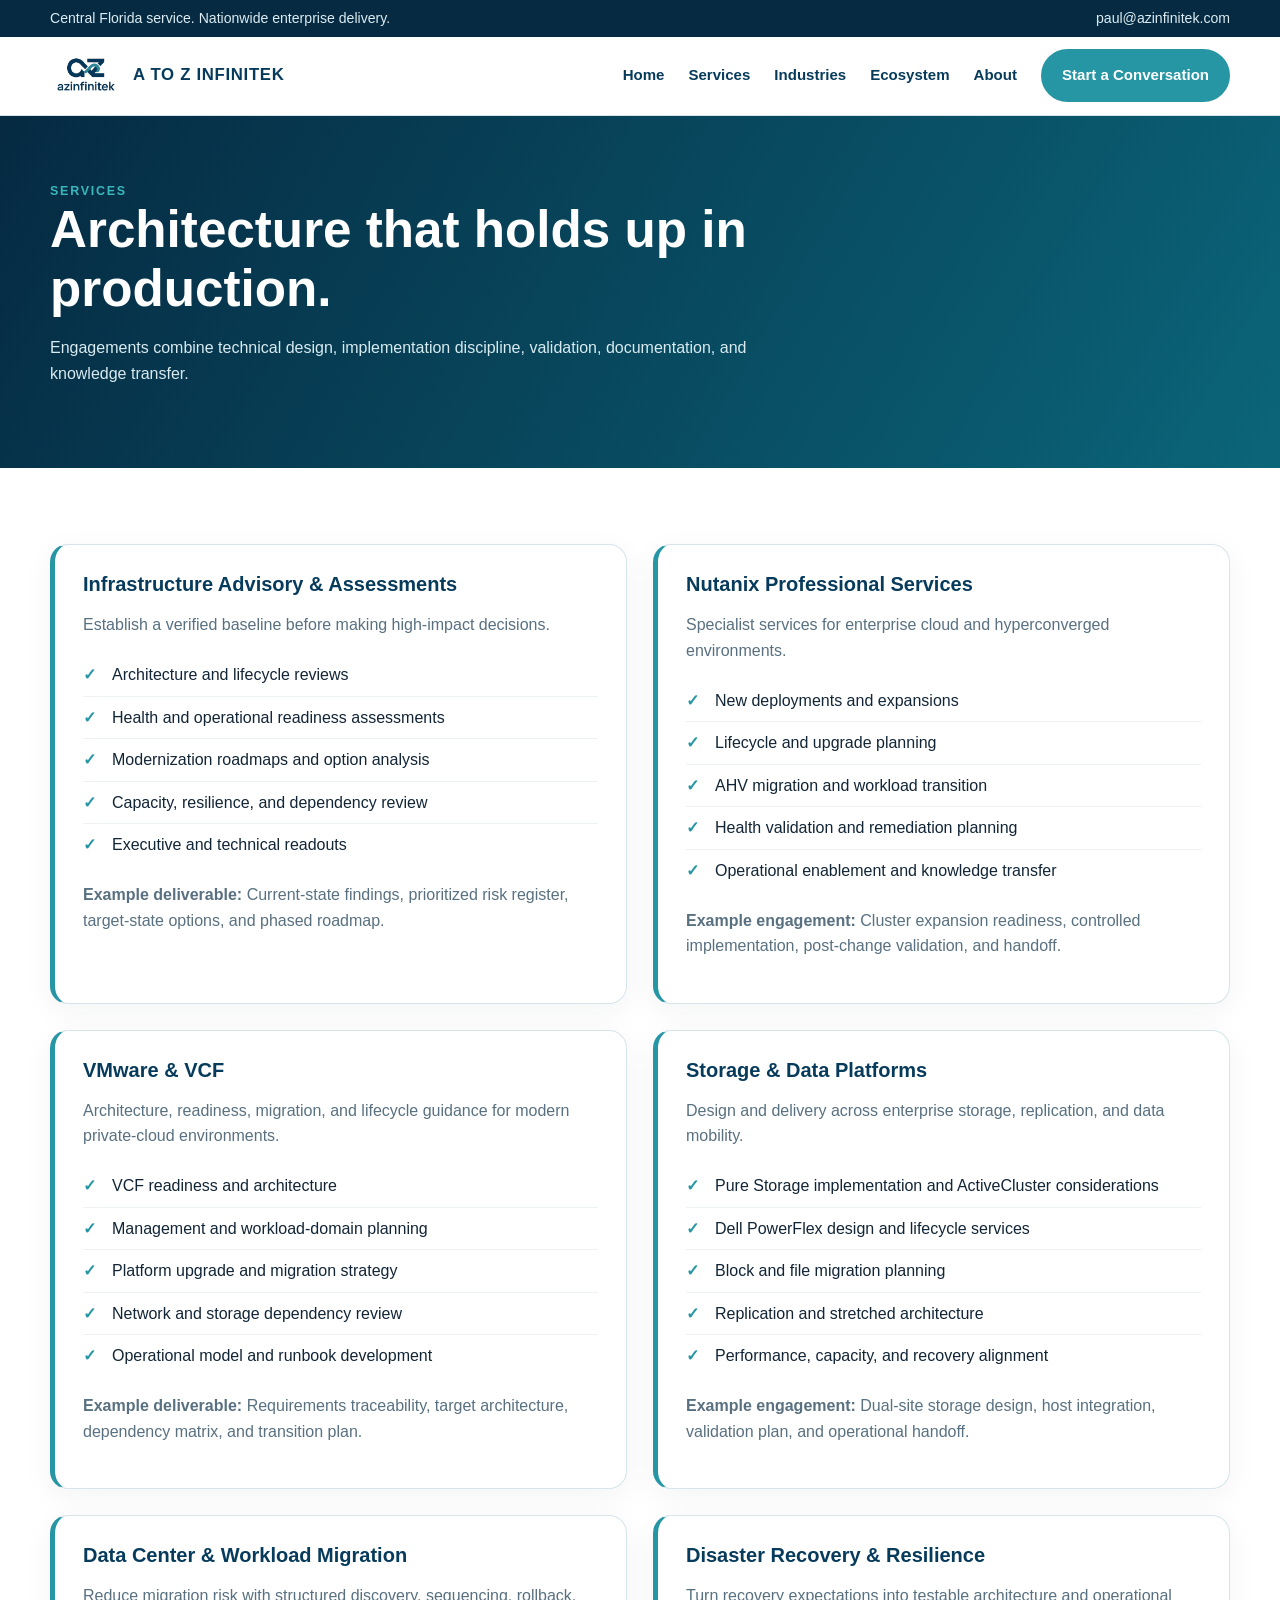
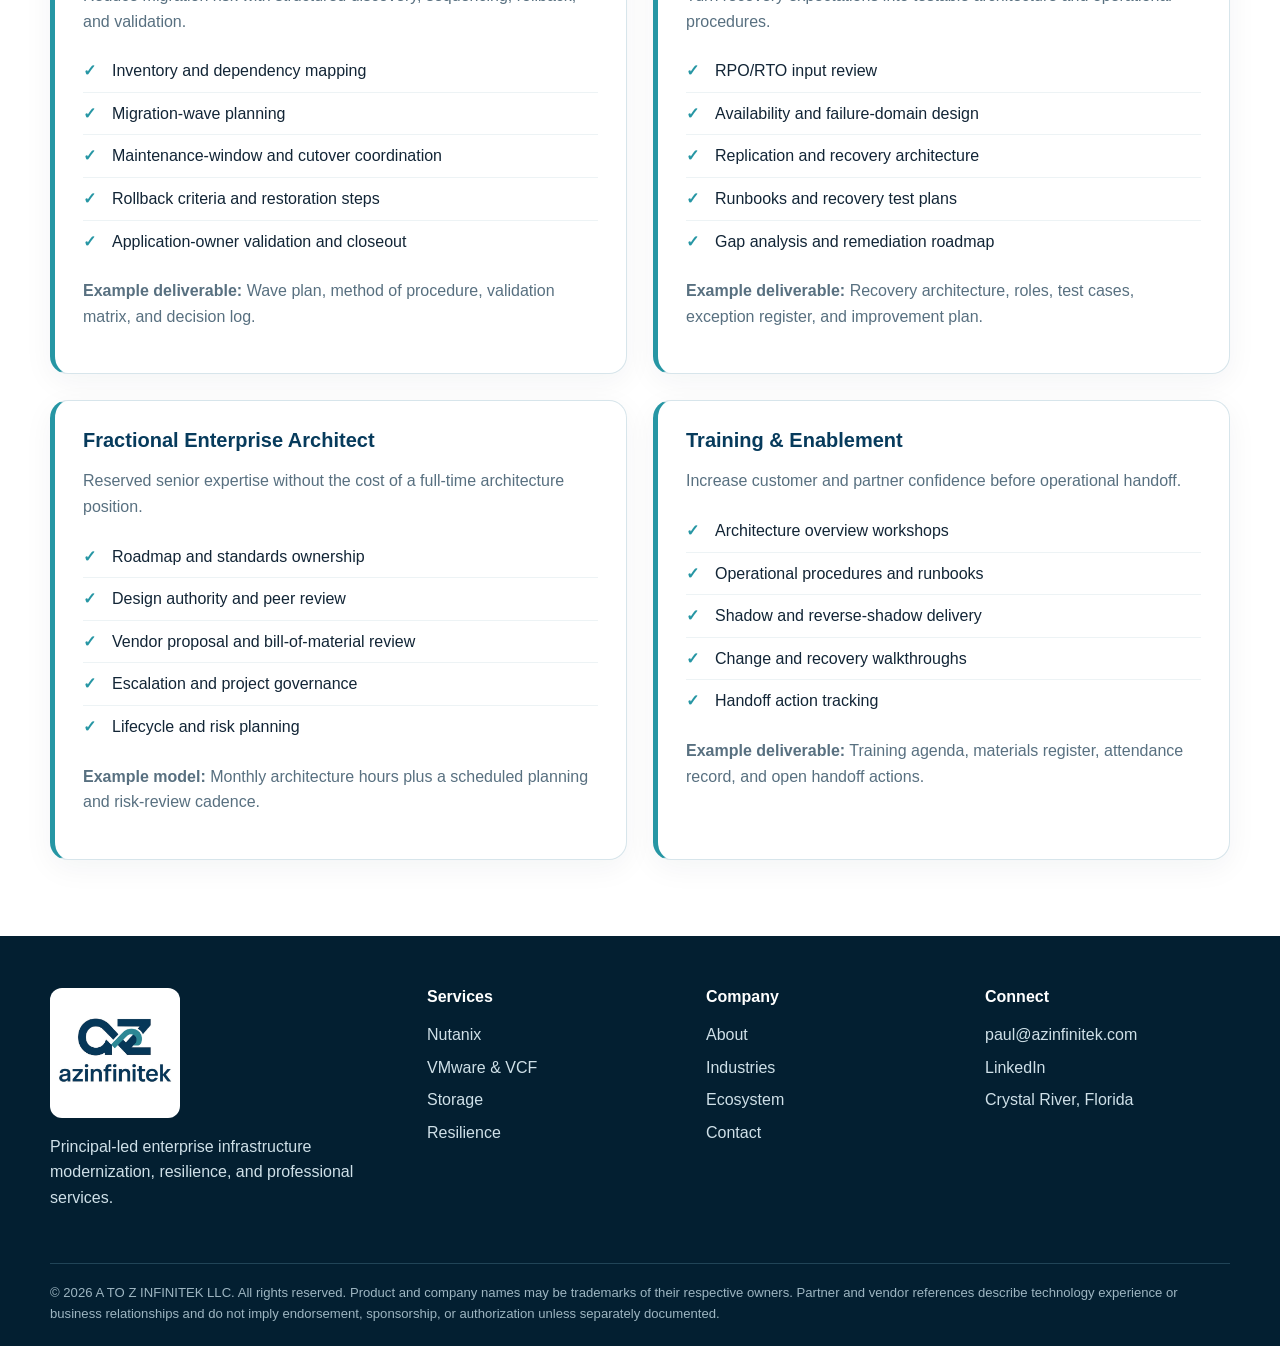
<file: services.html>
<!doctype html><html lang="en"><head><meta charset="utf-8"><meta name="viewport" content="width=device-width,initial-scale=1"><title>Services | A TO Z INFINITEK</title><meta name="description" content="Nutanix, VMware VCF, Pure Storage, PowerFlex, migration, disaster recovery, and fractional architecture services."><meta name="theme-color" content="#073b5c"><link rel="icon" href="assets/img/azinfinitek-logo.jpg"><link rel="stylesheet" href="assets/css/styles.css"></head><body><a class="skip" href="#main">Skip to content</a><div class="topbar"><div class="container"><span>Central Florida service. Nationwide enterprise delivery.</span><span><a style="color:inherit" href="mailto:paul@azinfinitek.com">paul@azinfinitek.com</a></span></div></div><header class="site-header"><div class="container nav-wrap"><a class="brand" href="index.html"><img src="assets/img/azinfinitek-logo.jpg" alt="A to Z Infinitek logo"><span>A TO Z INFINITEK</span></a><button class="menu-btn" aria-label="Open navigation" aria-expanded="false">☰</button><nav class="nav" aria-label="Primary"><a href="index.html">Home</a><a href="services.html">Services</a><a href="industries.html">Industries</a><a href="partners.html">Ecosystem</a><a href="about.html">About</a><a class="btn" href="contact.html">Start a Conversation</a></nav></div></header><main id="main"><section class="page-hero"><div class="container"><div class="eyebrow">Services</div><h1>Architecture that holds up in production.</h1><p>Engagements combine technical design, implementation discipline, validation, documentation, and knowledge transfer.</p></div></section><section class="section"><div class="container"><div class="grid-2"><article id="assessments" class="card service-detail"><h3>Infrastructure Advisory & Assessments</h3><p>Establish a verified baseline before making high-impact decisions.</p><ul class="checklist"><li>Architecture and lifecycle reviews</li><li>Health and operational readiness assessments</li><li>Modernization roadmaps and option analysis</li><li>Capacity, resilience, and dependency review</li><li>Executive and technical readouts</li></ul><p><strong>Example deliverable:</strong> Current-state findings, prioritized risk register, target-state options, and phased roadmap.</p></article><article id="nutanix" class="card service-detail"><h3>Nutanix Professional Services</h3><p>Specialist services for enterprise cloud and hyperconverged environments.</p><ul class="checklist"><li>New deployments and expansions</li><li>Lifecycle and upgrade planning</li><li>AHV migration and workload transition</li><li>Health validation and remediation planning</li><li>Operational enablement and knowledge transfer</li></ul><p><strong>Example engagement:</strong> Cluster expansion readiness, controlled implementation, post-change validation, and handoff.</p></article><article id="vmware" class="card service-detail"><h3>VMware & VCF</h3><p>Architecture, readiness, migration, and lifecycle guidance for modern private-cloud environments.</p><ul class="checklist"><li>VCF readiness and architecture</li><li>Management and workload-domain planning</li><li>Platform upgrade and migration strategy</li><li>Network and storage dependency review</li><li>Operational model and runbook development</li></ul><p><strong>Example deliverable:</strong> Requirements traceability, target architecture, dependency matrix, and transition plan.</p></article><article id="storage" class="card service-detail"><h3>Storage & Data Platforms</h3><p>Design and delivery across enterprise storage, replication, and data mobility.</p><ul class="checklist"><li>Pure Storage implementation and ActiveCluster considerations</li><li>Dell PowerFlex design and lifecycle services</li><li>Block and file migration planning</li><li>Replication and stretched architecture</li><li>Performance, capacity, and recovery alignment</li></ul><p><strong>Example engagement:</strong> Dual-site storage design, host integration, validation plan, and operational handoff.</p></article><article id="migration" class="card service-detail"><h3>Data Center & Workload Migration</h3><p>Reduce migration risk with structured discovery, sequencing, rollback, and validation.</p><ul class="checklist"><li>Inventory and dependency mapping</li><li>Migration-wave planning</li><li>Maintenance-window and cutover coordination</li><li>Rollback criteria and restoration steps</li><li>Application-owner validation and closeout</li></ul><p><strong>Example deliverable:</strong> Wave plan, method of procedure, validation matrix, and decision log.</p></article><article id="resilience" class="card service-detail"><h3>Disaster Recovery & Resilience</h3><p>Turn recovery expectations into testable architecture and operational procedures.</p><ul class="checklist"><li>RPO/RTO input review</li><li>Availability and failure-domain design</li><li>Replication and recovery architecture</li><li>Runbooks and recovery test plans</li><li>Gap analysis and remediation roadmap</li></ul><p><strong>Example deliverable:</strong> Recovery architecture, roles, test cases, exception register, and improvement plan.</p></article><article id="fractional" class="card service-detail"><h3>Fractional Enterprise Architect</h3><p>Reserved senior expertise without the cost of a full-time architecture position.</p><ul class="checklist"><li>Roadmap and standards ownership</li><li>Design authority and peer review</li><li>Vendor proposal and bill-of-material review</li><li>Escalation and project governance</li><li>Lifecycle and risk planning</li></ul><p><strong>Example model:</strong> Monthly architecture hours plus a scheduled planning and risk-review cadence.</p></article><article class="card service-detail"><h3>Training & Enablement</h3><p>Increase customer and partner confidence before operational handoff.</p><ul class="checklist"><li>Architecture overview workshops</li><li>Operational procedures and runbooks</li><li>Shadow and reverse-shadow delivery</li><li>Change and recovery walkthroughs</li><li>Handoff action tracking</li></ul><p><strong>Example deliverable:</strong> Training agenda, materials register, attendance record, and open handoff actions.</p></article></div></div></section></main><footer><div class="container"><div class="footer-grid"><div><img class="footer-logo" src="assets/img/azinfinitek-logo.jpg" alt="A to Z Infinitek logo"><p>Principal-led enterprise infrastructure modernization, resilience, and professional services.</p></div><div><h3>Services</h3><a href="services.html#nutanix">Nutanix</a><a href="services.html#vmware">VMware & VCF</a><a href="services.html#storage">Storage</a><a href="services.html#resilience">Resilience</a></div><div><h3>Company</h3><a href="about.html">About</a><a href="industries.html">Industries</a><a href="partners.html">Ecosystem</a><a href="contact.html">Contact</a></div><div><h3>Connect</h3><a href="mailto:paul@azinfinitek.com">paul@azinfinitek.com</a><a href="https://www.linkedin.com/in/sysxperts/">LinkedIn</a><span>Crystal River, Florida</span></div></div><div class="legal">© 2026 A TO Z INFINITEK LLC. All rights reserved. Product and company names may be trademarks of their respective owners. Partner and vendor references describe technology experience or business relationships and do not imply endorsement, sponsorship, or authorization unless separately documented.</div></div></footer><script src="assets/js/site.js"></script></body></html>
</file>
<file: assets/css/styles.css>
:root{--navy:#073b5c;--navy2:#052a42;--teal:#2696a4;--teal2:#39b7bc;--ink:#122536;--muted:#587080;--light:#f3f8fa;--white:#fff;--line:#d7e5eb;--shadow:0 16px 40px rgba(4,43,65,.12);--radius:18px;--max:1180px}*{box-sizing:border-box}html{scroll-behavior:smooth}body{margin:0;font-family:Inter,Segoe UI,Arial,sans-serif;color:var(--ink);line-height:1.6;background:#fff}a{color:var(--navy);text-decoration:none}a:hover{color:var(--teal)}img{max-width:100%;display:block}.container{width:min(var(--max),calc(100% - 36px));margin:auto}.topbar{background:var(--navy2);color:#dcecf2;font-size:.88rem}.topbar .container{display:flex;justify-content:space-between;gap:20px;padding:7px 0}.site-header{position:sticky;top:0;z-index:50;background:rgba(255,255,255,.96);backdrop-filter:blur(12px);border-bottom:1px solid var(--line)}.nav-wrap{display:flex;align-items:center;justify-content:space-between;min-height:78px}.brand{display:flex;align-items:center;gap:11px;font-weight:800;color:var(--navy)}.brand img{width:72px;height:58px;object-fit:contain}.brand span{font-size:1.05rem;letter-spacing:.04em}.nav{display:flex;align-items:center;gap:24px}.nav a{font-weight:650;font-size:.94rem}.nav .btn{color:#fff}.menu-btn{display:none;border:0;background:none;font-size:1.6rem;color:var(--navy)}.btn{display:inline-flex;align-items:center;justify-content:center;padding:12px 19px;border-radius:999px;background:var(--teal);color:#fff;font-weight:750;border:2px solid var(--teal);transition:.2s}.btn:hover{transform:translateY(-2px);color:#fff;background:#178390}.btn.secondary{background:transparent;color:var(--navy);border-color:var(--navy)}.btn.secondary:hover{background:var(--navy);color:#fff}.hero{background:linear-gradient(120deg,rgba(4,43,65,.98),rgba(7,76,102,.94)),radial-gradient(circle at 85% 20%,#48c4c7,transparent 38%);color:#fff;padding:92px 0 78px;overflow:hidden}.hero-grid{display:grid;grid-template-columns:1.25fr .75fr;gap:55px;align-items:center}.eyebrow{text-transform:uppercase;letter-spacing:.14em;font-size:.78rem;font-weight:800;color:var(--teal2)}h1,h2,h3{line-height:1.15;margin:0 0 16px}h1{font-size:clamp(2.45rem,5vw,4.6rem);max-width:900px}h2{font-size:clamp(1.9rem,3.3vw,3rem);color:var(--navy)}h3{font-size:1.25rem;color:var(--navy)}.hero p{font-size:1.15rem;color:#d9eaf0;max-width:720px}.actions{display:flex;gap:12px;flex-wrap:wrap;margin-top:28px}.hero .secondary{color:#fff;border-color:#fff}.hero .secondary:hover{background:#fff;color:var(--navy)}.hero-card{background:#fff;color:var(--ink);padding:28px;border-radius:var(--radius);box-shadow:var(--shadow)}.hero-card img{width:210px;margin:0 auto 20px}.checklist{list-style:none;padding:0;margin:0}.checklist li{padding:8px 0 8px 29px;position:relative;border-bottom:1px solid #edf3f5}.checklist li:last-child{border:0}.checklist li:before{content:'✓';position:absolute;left:0;color:var(--teal);font-weight:900}.trust-strip{border-bottom:1px solid var(--line);background:#fff}.trust{display:grid;grid-template-columns:repeat(5,1fr);gap:8px;padding:22px 0;text-align:center}.trust span{font-weight:750;color:#496777}.section{padding:76px 0}.section.alt{background:var(--light)}.section-head{max-width:760px;margin-bottom:36px}.section-head p{color:var(--muted);font-size:1.04rem}.grid-3{display:grid;grid-template-columns:repeat(3,1fr);gap:22px}.grid-2{display:grid;grid-template-columns:repeat(2,1fr);gap:26px}.card{background:#fff;border:1px solid var(--line);border-radius:var(--radius);padding:28px;box-shadow:0 8px 30px rgba(4,43,65,.05)}.card .icon{width:48px;height:48px;border-radius:13px;display:grid;place-items:center;background:#dff3f5;color:var(--navy);font-size:1.4rem;margin-bottom:18px}.card p{color:var(--muted)}.link-arrow{font-weight:800;color:var(--teal)}.statband{background:var(--navy);color:#fff;padding:38px 0}.stats{display:grid;grid-template-columns:repeat(4,1fr);gap:20px}.stat strong{display:block;font-size:1.55rem;color:var(--teal2)}.stat span{color:#d6e7ed}.split{display:grid;grid-template-columns:1fr 1fr;gap:56px;align-items:center}.logo-panel{background:#fff;border:1px solid var(--line);border-radius:28px;padding:45px;box-shadow:var(--shadow)}.logo-panel img{max-width:390px;margin:auto}.steps{counter-reset:s}.step{position:relative;padding:0 0 26px 62px}.step:before{counter-increment:s;content:counter(s);position:absolute;left:0;top:-4px;width:42px;height:42px;display:grid;place-items:center;border-radius:50%;background:var(--teal);color:#fff;font-weight:800}.step:not(:last-child):after{content:'';position:absolute;left:20px;top:42px;bottom:0;width:2px;background:#cde5e9}.banner{background:linear-gradient(120deg,var(--navy2),var(--navy));color:#fff;border-radius:24px;padding:42px;display:flex;justify-content:space-between;align-items:center;gap:30px}.banner h2{color:#fff}.page-hero{background:linear-gradient(120deg,var(--navy2),#0b6579);color:#fff;padding:66px 0}.page-hero h1{font-size:clamp(2.2rem,4vw,3.8rem)}.page-hero p{max-width:770px;color:#d8ebf0}.service-detail{border-left:5px solid var(--teal)}.partner-grid .card{min-height:245px}.pill{display:inline-block;padding:5px 10px;border-radius:99px;background:#e2f4f5;color:var(--navy);font-weight:700;font-size:.8rem;margin:3px}.case{position:relative;overflow:hidden}.case:before{content:'';height:6px;background:linear-gradient(90deg,var(--teal),var(--navy));position:absolute;left:0;right:0;top:0}.contact-grid{display:grid;grid-template-columns:.85fr 1.15fr;gap:32px}.form{display:grid;gap:15px}.form label{font-weight:700;color:var(--navy)}.form input,.form select,.form textarea{width:100%;padding:13px 14px;border:1px solid #bcd0da;border-radius:10px;font:inherit}.form textarea{min-height:130px;resize:vertical}.small{font-size:.84rem;color:var(--muted)}footer{background:#031f31;color:#cfe0e8;padding:52px 0 22px}.footer-grid{display:grid;grid-template-columns:1.4fr repeat(3,1fr);gap:34px}.footer-logo{width:130px;background:#fff;border-radius:12px;padding:8px;margin-bottom:15px}footer h3{color:#fff;font-size:1rem}footer a{display:block;color:#cfe0e8;margin:7px 0}.legal{border-top:1px solid #214457;margin-top:36px;padding-top:18px;font-size:.82rem;color:#9db5c1}.badge{display:inline-flex;gap:7px;align-items:center;background:#e4f3f4;color:var(--navy);padding:7px 12px;border-radius:999px;font-size:.82rem;font-weight:750}.skip{position:absolute;left:-999px}.skip:focus{left:10px;top:10px;z-index:99;background:#fff;padding:8px}@media(max-width:900px){.hero-grid,.split,.contact-grid{grid-template-columns:1fr}.grid-3{grid-template-columns:repeat(2,1fr)}.stats{grid-template-columns:repeat(2,1fr)}.nav{display:none;position:absolute;top:78px;left:0;right:0;background:#fff;padding:22px;box-shadow:var(--shadow);flex-direction:column}.nav.open{display:flex}.menu-btn{display:block}.trust{grid-template-columns:repeat(2,1fr)}.footer-grid{grid-template-columns:1fr 1fr}}@media(max-width:620px){.grid-3,.grid-2,.footer-grid{grid-template-columns:1fr}.hero{padding:62px 0}.section{padding:56px 0}.banner{display:block}.topbar .container{display:block;text-align:center}.brand span{display:none}.stats{grid-template-columns:1fr 1fr}}
</file>
